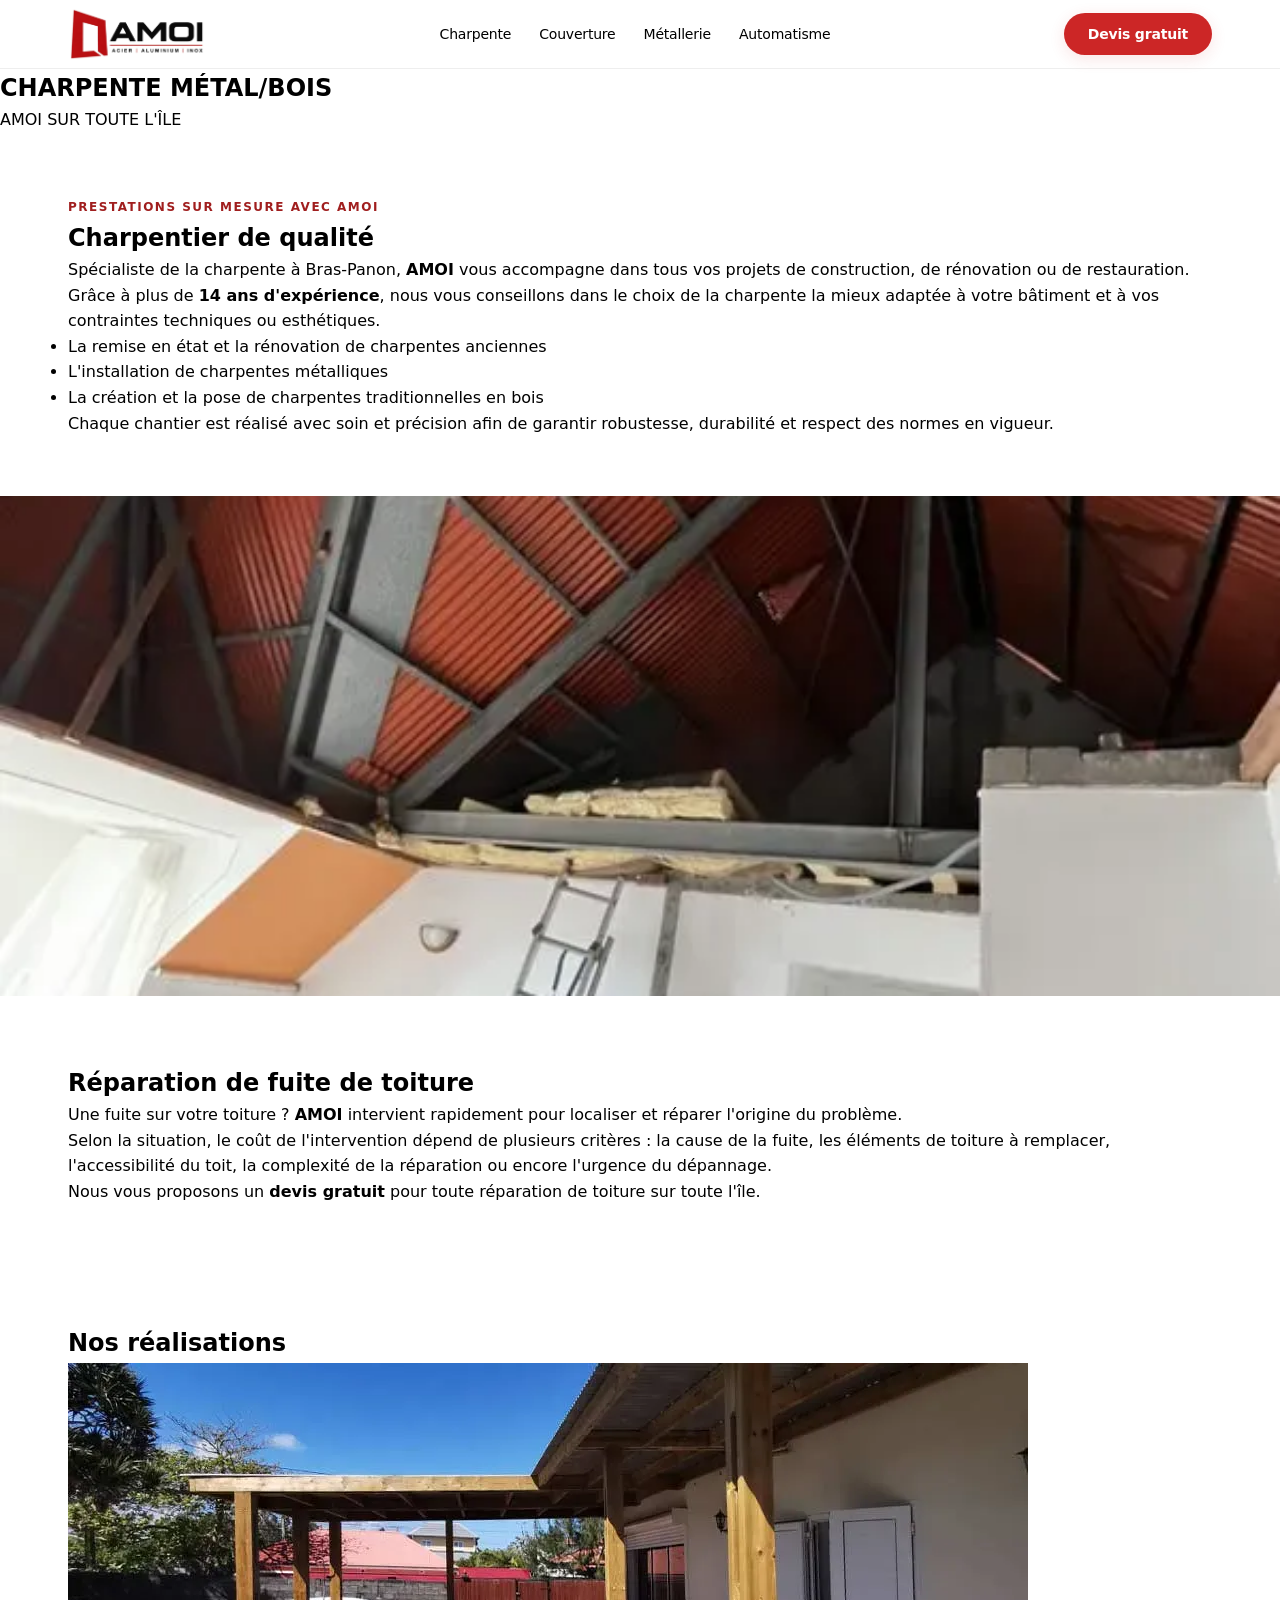
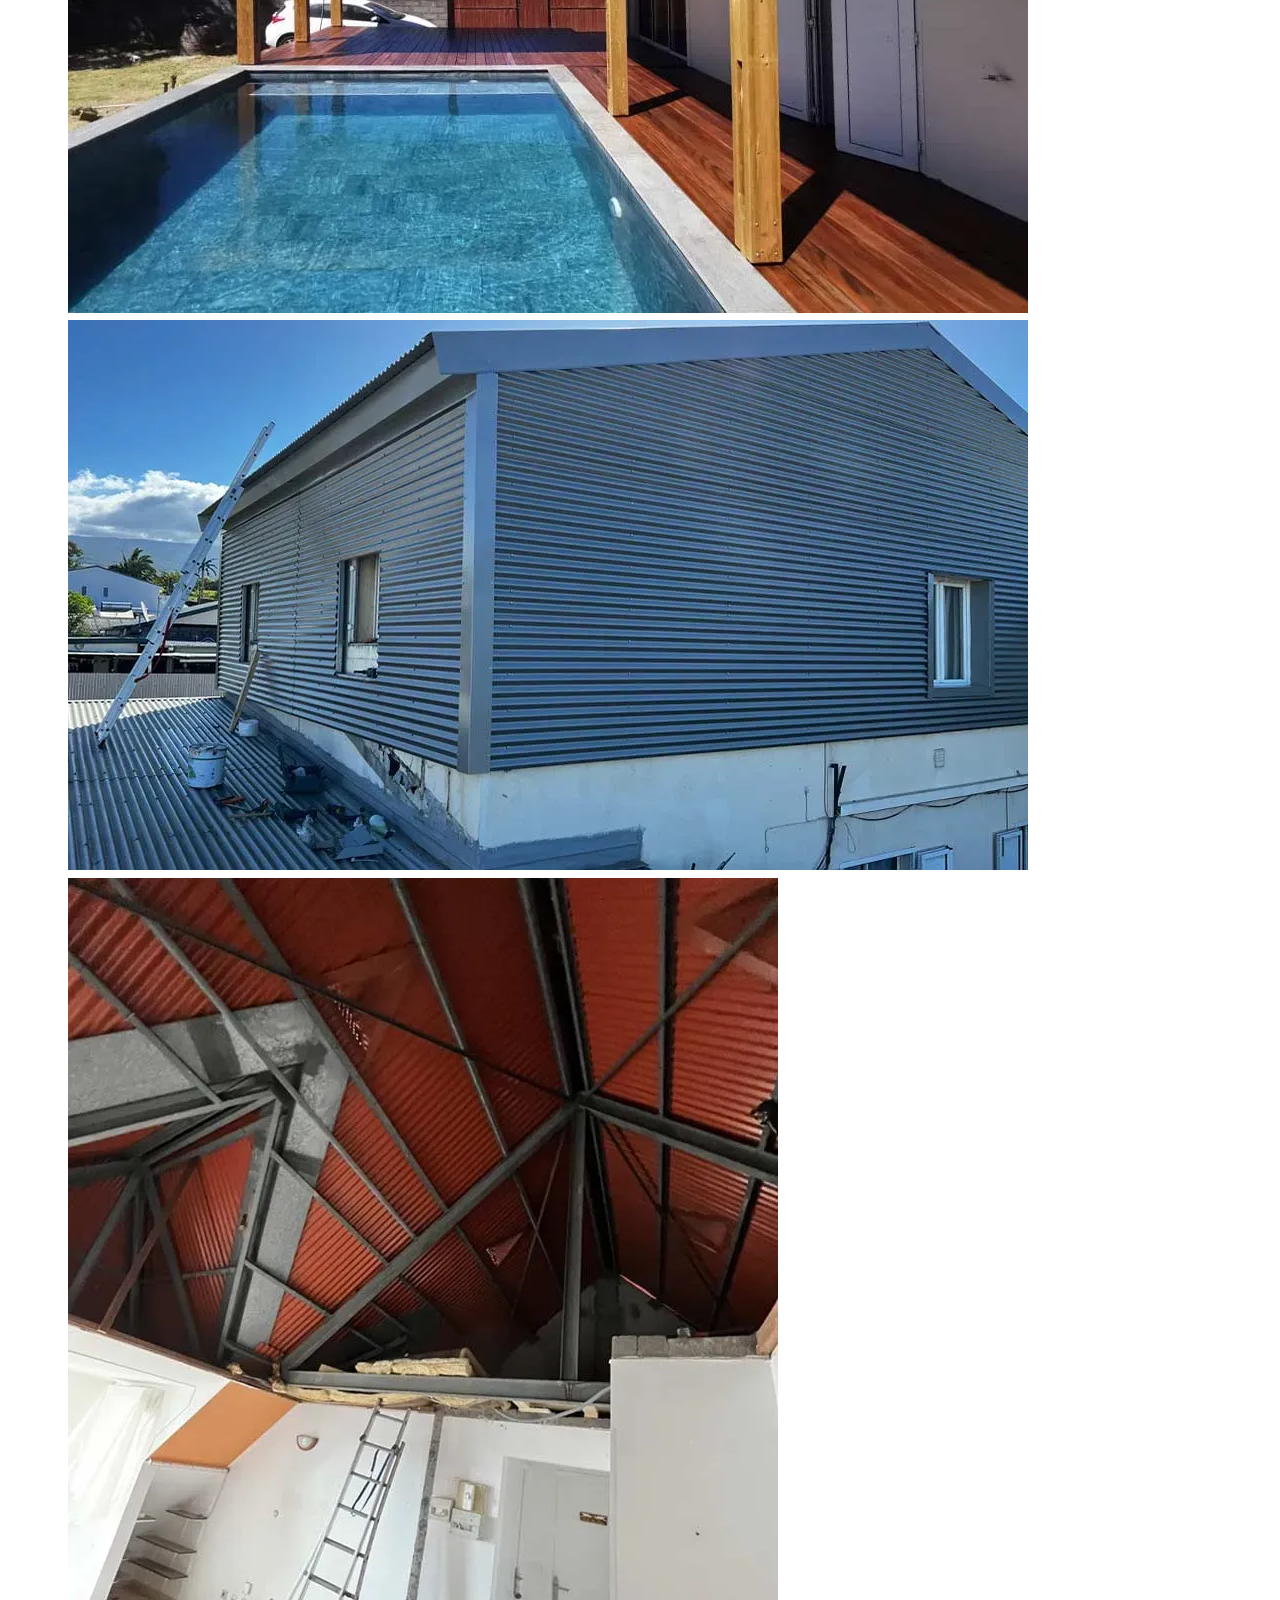
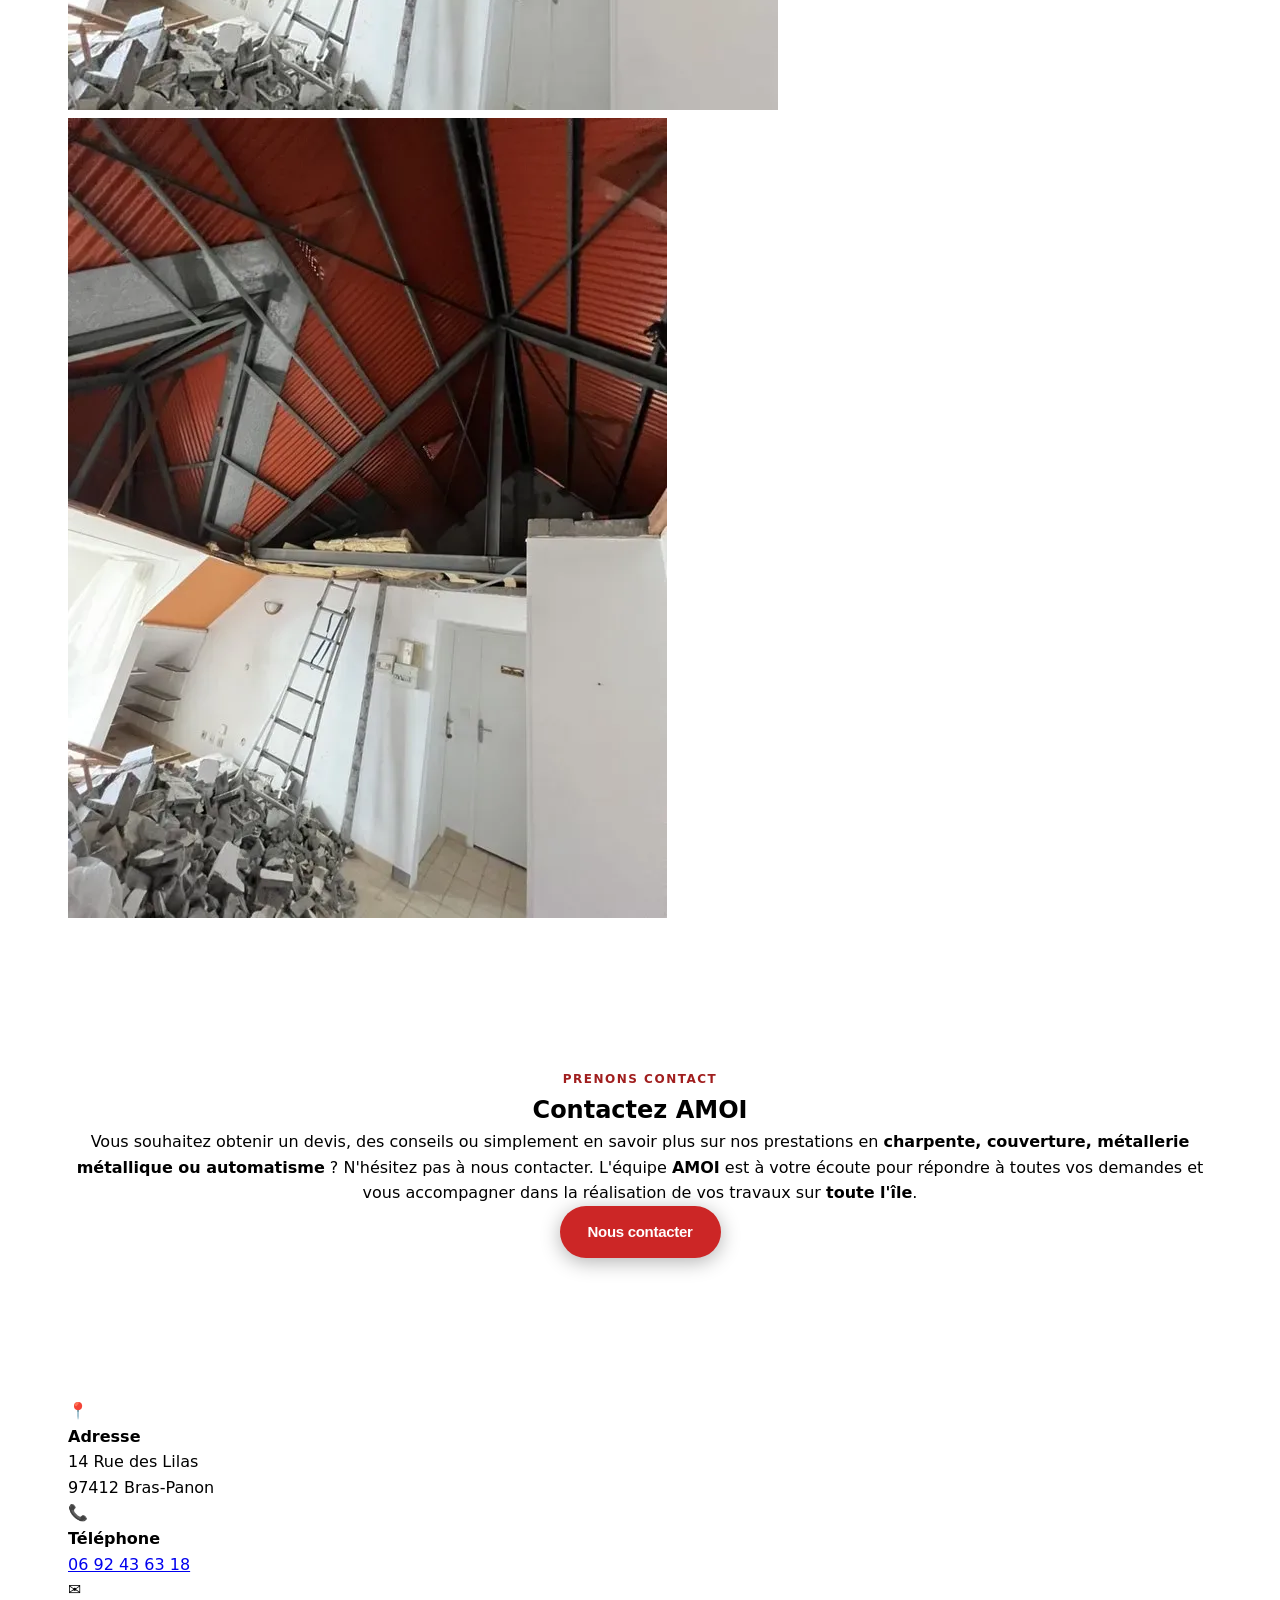
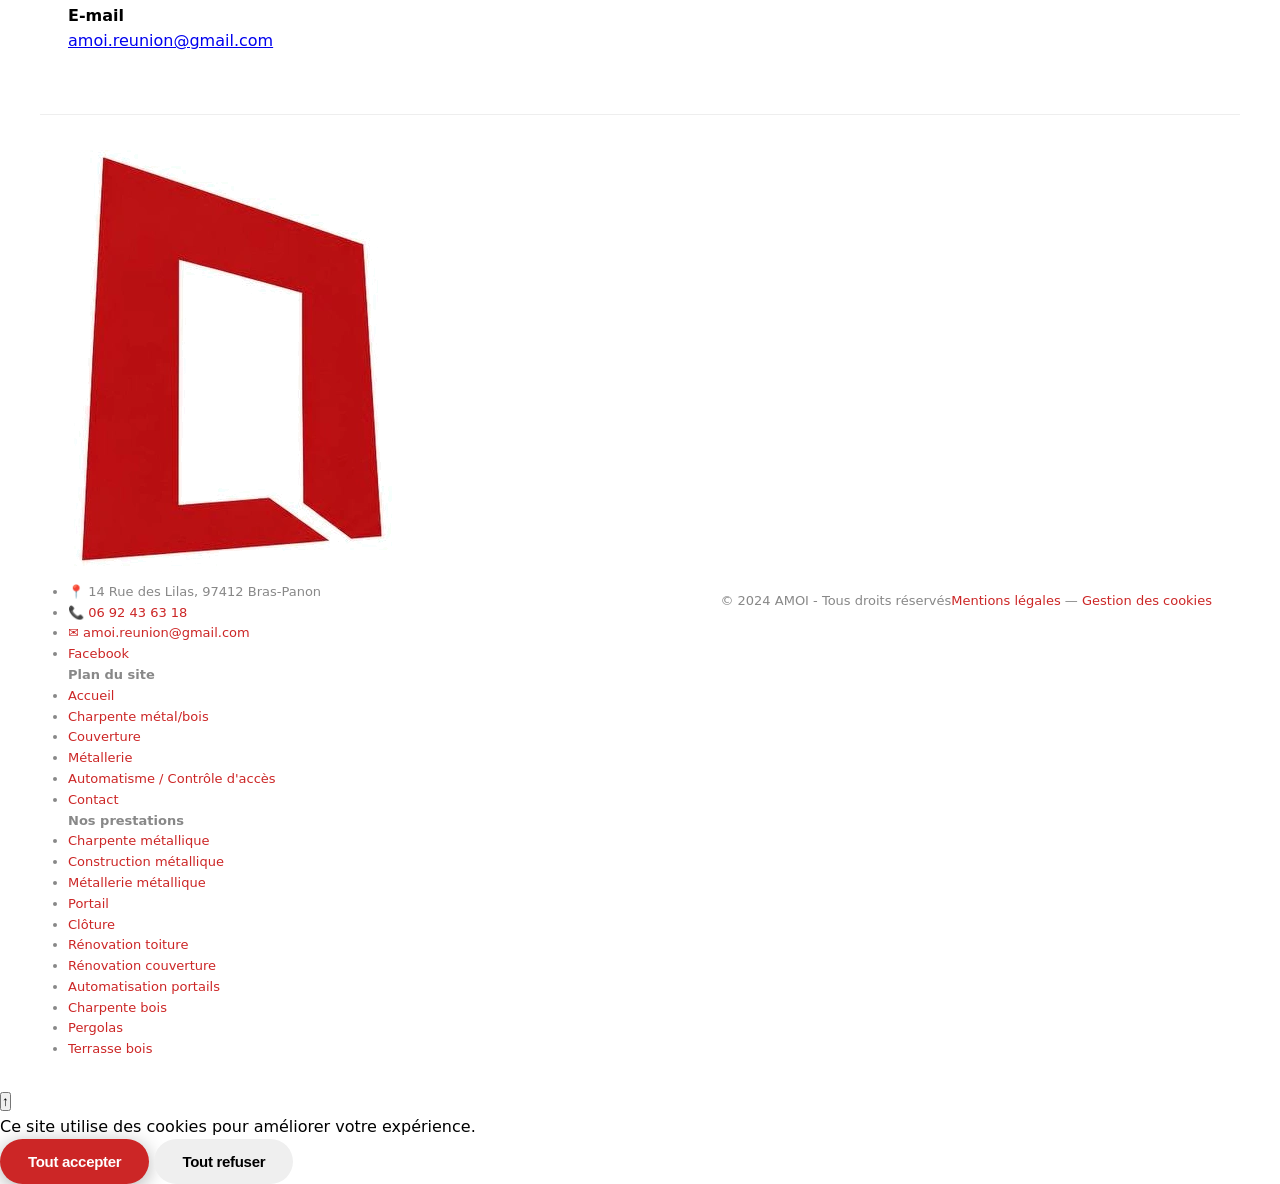
<file: charpente.html>
<!DOCTYPE html>
<html lang="fr">
  <head>
  <meta charset="UTF-8">
  <meta name="viewport" content="width=device-width, initial-scale=1.0">
  <meta name="description" content="AMOI - Charpente métal/bois à La Réunion. Construction et rénovation de charpente, réparation de fuite de toiture. Plus de 14 ans d'expérience. Devis gratuit.">
  <title>Charpente Métal/Bois à La Réunion - AMOI</title>
  <link rel="stylesheet" href="css/style.css">
  <link rel="icon" type="image/webp" href="images/logo.webp">

  <!-- Open Graph -->
  <meta property="og:type" content="website">
  <meta property="og:url" content="https://amoi.re/charpente.html">
  <meta property="og:title" content="Charpente Métal/Bois à La Réunion - AMOI">
  <meta property="og:description" content="AMOI - Charpente métal/bois à La Réunion. Construction et rénovation de charpente, réparation de fuite de toiture. Plus de 14 ans d'expérience. Devis gratuit.">
  <meta property="og:image" content="https://amoi.re/images/logo.webp">
  <meta property="og:image:width" content="1200">
  <meta property="og:image:height" content="630">
  <meta property="og:locale" content="fr_FR">
  <meta property="og:site_name" content="AMOI">
  <!-- Twitter Card -->
  <meta name="twitter:card" content="summary_large_image">
  <meta name="twitter:title" content="Charpente Métal/Bois à La Réunion - AMOI">
  <meta name="twitter:description" content="AMOI - Charpente métal/bois à La Réunion. Construction et rénovation de charpente, réparation de fuite de toiture. Plus de 14 ans d'expérience. Devis gratuit.">
  <meta name="twitter:image" content="https://amoi.re/images/logo.webp">
  <!-- Canonical -->
  <link rel="canonical" href="https://amoi.re/charpente.html">
  <!-- Robots -->
  <meta name="robots" content="index, follow, max-image-preview:large">
  <script type="application/ld+json">
  {"@context":"https://schema.org","@type":"HomeAndConstructionBusiness","name":"AMOI","url":"https://amoi.re/","telephone":"+262692436318","address":{"@type":"PostalAddress","streetAddress":"14 Rue des Lilas","addressLocality":"Bras-Panon","postalCode":"97412","addressRegion":"La Réunion","addressCountry":"FR"},"openingHoursSpecification":[{"@type":"OpeningHoursSpecification","dayOfWeek":["Monday","Tuesday","Wednesday","Thursday","Friday","Saturday"],"opens":"08:00","closes":"18:30"}],"areaServed":{"@type":"State","name":"La Réunion"}}
  </script>


  <style>
    /* === Modern harmonization from accueil === */
    :root {
      --red: #CC2626;
      --red-dark: #A01E1E;
      --red-glow: rgba(204,38,38,0.12);
      --red-ghost: rgba(204,38,38,0.06);
      --heading: #000;
      --body: #555;
      --light: #888;
      --border: #eee;
      --bg: #fff;
    }

    /* Modern Nav - exact from accueil */
    nav {
      position: sticky; top: 0; z-index: 100;
      background: rgba(255,255,255,0.94);
      backdrop-filter: blur(16px);
      border-bottom: 1px solid var(--border);
    }
    .nav-inner {
      max-width: 1200px; margin: 0 auto;
      display: flex; align-items: center; justify-content: space-between;
      padding: 0 28px; height: 68px;
    }
    .nav-logo img { max-height: 55px; height: auto; width: auto; display: block; }
    .nav-links { display: flex; gap: 28px; align-items: center; list-style: none; }
    .nav-links a {
      font-size: 14px; font-weight: 500; color: var(--heading);
      text-decoration: none; letter-spacing: -0.2px; transition: color 0.2s;
      position: relative;
    }
    .nav-links a::after {
      content: ''; position: absolute; bottom: -4px; left: 0;
      width: 0; height: 2px; background: var(--red); transition: width 0.3s;
    }
    .nav-links a:hover { color: var(--red); }
    .nav-links a:hover::after { width: 100%; }
    .nav-cta {
      background: var(--red); color: #fff;
      padding: 10px 24px; border-radius: 40px;
      font-weight: 600; font-size: 14px; letter-spacing: -0.2px;
      text-decoration: none; transition: all 0.25s;
      box-shadow: 0 4px 16px var(--red-glow);
    }
    .nav-cta:hover {
      background: var(--red-dark); transform: translateY(-1px);
      box-shadow: 0 6px 24px rgba(160,30,30,0.25);
    }

    /* Basic modern section + card styles */
    .section {
      max-width: 1200px; margin: 0 auto; padding: 60px 28px;
    }
    .photo-grid {
      display: grid;
      grid-template-columns: repeat(auto-fit, minmax(260px, 1fr));
      gap: 20px;
    }
    .photo-card {
      border-radius: 12px; overflow: hidden;
      border: 1px solid var(--border);
      background: #fff;
      transition: all 0.25s ease;
    }
    .photo-card:hover {
      transform: translateY(-4px);
      box-shadow: 0 10px 30px rgba(0,0,0,0.08);
    }
    .photo-card img {
      width: 100%; height: 200px; object-fit: cover; display: block;
    }
    .photo-card-body { padding: 16px; }
    .photo-card h4 { font-size: 16px; font-weight: 700; margin-bottom: 6px; }
    .photo-card p { font-size: 13px; color: #666; line-height: 1.4; }
  </style>

</head>
<body>

<!-- NAV harmonized with accueil -->
<nav>
  <div class="nav-inner">
    <a href="index.html" class="nav-logo">
      <img src="images/logo-banner.webp" alt="AMOI">
    </a>
    <ul class="nav-links">
      <li><a href="charpente.html">Charpente</a></li>
      <li><a href="couverture.html">Couverture</a></li>
      <li><a href="metallerie.html">Métallerie</a></li>
      <li><a href="automatisme.html">Automatisme</a></li>
    </ul>
    <a href="contact.html" class="nav-cta">Devis gratuit</a>
  </div>
</nav>

<!-- Page Header -->
<section class="page-header">
  <div class="page-header-bg"></div>
  <div class="container">
    <h1>CHARPENTE MÉTAL/BOIS</h1>
    <p class="subtitle">AMOI SUR TOUTE L'ÎLE</p>
  </div>
</section>

<!-- Charpentier de qualité -->
<section class="section">
  <div class="container">
    <span class="section-label">PRESTATIONS SUR MESURE AVEC AMOI</span>
    <h2 class="section-title">Charpentier de qualité</h2>
    <p>Spécialiste de la charpente à Bras-Panon, <strong>AMOI</strong> vous accompagne dans tous vos projets de construction, de rénovation ou de restauration. Grâce à plus de <strong>14 ans d'expérience</strong>, nous vous conseillons dans le choix de la charpente la mieux adaptée à votre bâtiment et à vos contraintes techniques ou esthétiques.</p>
    <ul class="content-list">
      <li>La remise en état et la rénovation de charpentes anciennes</li>
      <li>L'installation de charpentes métalliques</li>
      <li>La création et la pose de charpentes traditionnelles en bois</li>
    </ul>
    <p>Chaque chantier est réalisé avec soin et précision afin de garantir robustesse, durabilité et respect des normes en vigueur.</p>
  </div>
</section>

<!-- Image pleine largeur -->
<div class="section-gray" style="padding:0">
  <img src="images/hero-charpente.webp" alt="Structure mixte métal-bois réalisée par AMOI" style="width:100%;max-height:500px;object-fit:cover;">
</div>

<!-- Réparation de fuite de toiture -->
<section class="section section-gray">
  <div class="container">
    <h2 class="section-title">Réparation de fuite de toiture</h2>
    <p>Une fuite sur votre toiture ? <strong>AMOI</strong> intervient rapidement pour localiser et réparer l'origine du problème.</p>
    <p>Selon la situation, le coût de l'intervention dépend de plusieurs critères : la cause de la fuite, les éléments de toiture à remplacer, l'accessibilité du toit, la complexité de la réparation ou encore l'urgence du dépannage.</p>
    <p>Nous vous proposons un <strong>devis gratuit</strong> pour toute réparation de toiture sur toute l'île.</p>
  </div>
</section>

<!-- Galerie -->
<section class="section">
  <div class="container">
    <h2 class="section-title">Nos réalisations</h2>
    <div class="gallery gallery-4">
      <img src="images/charpente-1.webp" alt="Charpente bois traditionnelle construite par AMOI à La Réunion" loading="lazy">
      <img src="images/charpente-2.webp" alt="Rénovation complète de charpente par AMOI" loading="lazy">
      <img src="images/charpente-3.webp" alt="Charpente métallique industrielle réalisée par AMOI" loading="lazy">
      <img src="images/hero-charpente.webp" alt="Chantier de charpente AMOI en cours à La Réunion" loading="lazy">
    </div>
  </div>
</section>

<!-- CTA Contact -->
<section class="cta-section">
  <div class="container">
    <span class="section-label">Prenons contact</span>
    <h2 class="section-title">Contactez AMOI</h2>
    <p>Vous souhaitez obtenir un devis, des conseils ou simplement en savoir plus sur nos prestations en <strong>charpente, couverture, métallerie métallique ou automatisme</strong> ? N'hésitez pas à nous contacter. L'équipe <strong>AMOI</strong> est à votre écoute pour répondre à toutes vos demandes et vous accompagner dans la réalisation de vos travaux sur <strong>toute l'île</strong>.</p>
    <a href="contact.html" class="btn btn-primary">Nous contacter</a>
  </div>
</section>

<!-- Coordonnées -->
<section class="section section-gray">
  <div class="container">
    <div class="contact-info" style="flex-direction:row;justify-content:center;gap:var(--space-xl);flex-wrap:wrap">
      <div class="contact-info-item">
        <div class="contact-info-icon">📍</div>
        <div class="contact-info-text">
          <h4>Adresse</h4>
          <p>14 Rue des Lilas<br>97412 Bras-Panon</p>
        </div>
      </div>
      <div class="contact-info-item">
        <div class="contact-info-icon">📞</div>
        <div class="contact-info-text">
          <h4>Téléphone</h4>
          <a href="tel:+262****6318">06 92 43 63 18</a>
        </div>
      </div>
      <div class="contact-info-item">
        <div class="contact-info-icon">✉️</div>
        <div class="contact-info-text">
          <h4>E-mail</h4>
          <a href="mailto:amoi.reunion@gmail.com">amoi.reunion@gmail.com</a>
        </div>
      </div>
    </div>
  </div>
</section>

<!-- Footer -->
<footer class="footer">
  <div class="container">
    <div class="footer-grid">
      <div class="footer-col">
        <img src="images/logo.webp" alt="AMOI" class="footer-logo">
        <ul class="footer-contact">
          <li>📍 14 Rue des Lilas, 97412 Bras-Panon</li>
          <li><a href="tel:+262****6318">📞 06 92 43 63 18</a></li>
          <li><a href="mailto:amoi.reunion@gmail.com">✉️ amoi.reunion@gmail.com</a></li>
          <li><a href="https://www.facebook.com/amoireunion/" target="_blank" rel="noopener">Facebook</a></li>
        </ul>
      </div>
      <div class="footer-col">
        <h4>Plan du site</h4>
        <ul>
          <li><a href="index.html">Accueil</a></li>
          <li><a href="charpente.html">Charpente métal/bois</a></li>
          <li><a href="couverture.html">Couverture</a></li>
          <li><a href="metallerie.html">Métallerie</a></li>
          <li><a href="automatisme.html">Automatisme / Contrôle d'accès</a></li>
          <li><a href="contact.html">Contact</a></li>
        </ul>
      </div>
      <div class="footer-col">
        <h4>Nos prestations</h4>
        <ul>
          <li><a href="charpente.html">Charpente métallique</a></li>
          <li><a href="charpente.html">Construction métallique</a></li>
          <li><a href="metallerie.html">Métallerie métallique</a></li>
          <li><a href="automatisme.html">Portail</a></li>
          <li><a href="automatisme.html">Clôture</a></li>
          <li><a href="couverture.html">Rénovation toiture</a></li>
          <li><a href="couverture.html">Rénovation couverture</a></li>
          <li><a href="automatisme.html">Automatisation portails</a></li>
          <li><a href="charpente.html">Charpente bois</a></li>
          <li><a href="metallerie.html">Pergolas</a></li>
          <li><a href="metallerie.html">Terrasse bois</a></li>
        </ul>
      </div>
    </div>
  </div>
  <div class="footer-bottom">
    <div class="container" style="display:flex;justify-content:space-between;align-items:center;flex-wrap:wrap;gap:var(--space-sm)">
      <span>© 2024 AMOI - Tous droits réservés</span>
      <span>
        <a href="#">Mentions légales</a> — 
        <a href="#">Gestion des cookies</a>
      </span>
    </div>
  </div>
</footer>

<!-- Scroll to top -->
<button class="scroll-top" id="scrollTop" aria-label="Retour en haut">↑</button>

<!-- Cookie Banner -->
<div class="cookie-banner" id="cookieBanner">
  <div class="container">
    <p>Ce site utilise des cookies pour améliorer votre expérience.</p>
    <div class="cookie-actions">
      <button class="btn btn-sm btn-primary" onclick="document.getElementById('cookieBanner').style.display='none'">Tout accepter</button>
      <button class="btn btn-sm btn-outline-dark" onclick="document.getElementById('cookieBanner').style.display='none'" style="color:var(--white);border-color:var(--white)">Tout refuser</button>
    </div>
  </div>
</div>

<script>
// Mobile nav toggle
document.getElementById('navToggle').addEventListener('click', function() {
  document.getElementById('navLinks').classList.toggle('open');
});

// Scroll effects
window.addEventListener('scroll', function() {
  var navbar = document.getElementById('navbar');
  var scrollTop = document.getElementById('scrollTop');
  if (window.scrollY > 50) {
    navbar.classList.add('scrolled');
    scrollTop.classList.add('visible');
  } else {
    navbar.classList.remove('scrolled');
    scrollTop.classList.remove('visible');
  }
});

document.getElementById('scrollTop').addEventListener('click', function() {
  window.scrollTo({top:0, behavior:'smooth'});
});

// Cookie banner
if (!localStorage.getItem('cookiesAccepted')) {
  document.getElementById('cookieBanner').style.display = 'block';
}
document.querySelectorAll('#cookieBanner button').forEach(function(btn) {
  btn.addEventListener('click', function() {
    localStorage.setItem('cookiesAccepted', 'true');
  });
});
</script>

</body>
</html>
</file>
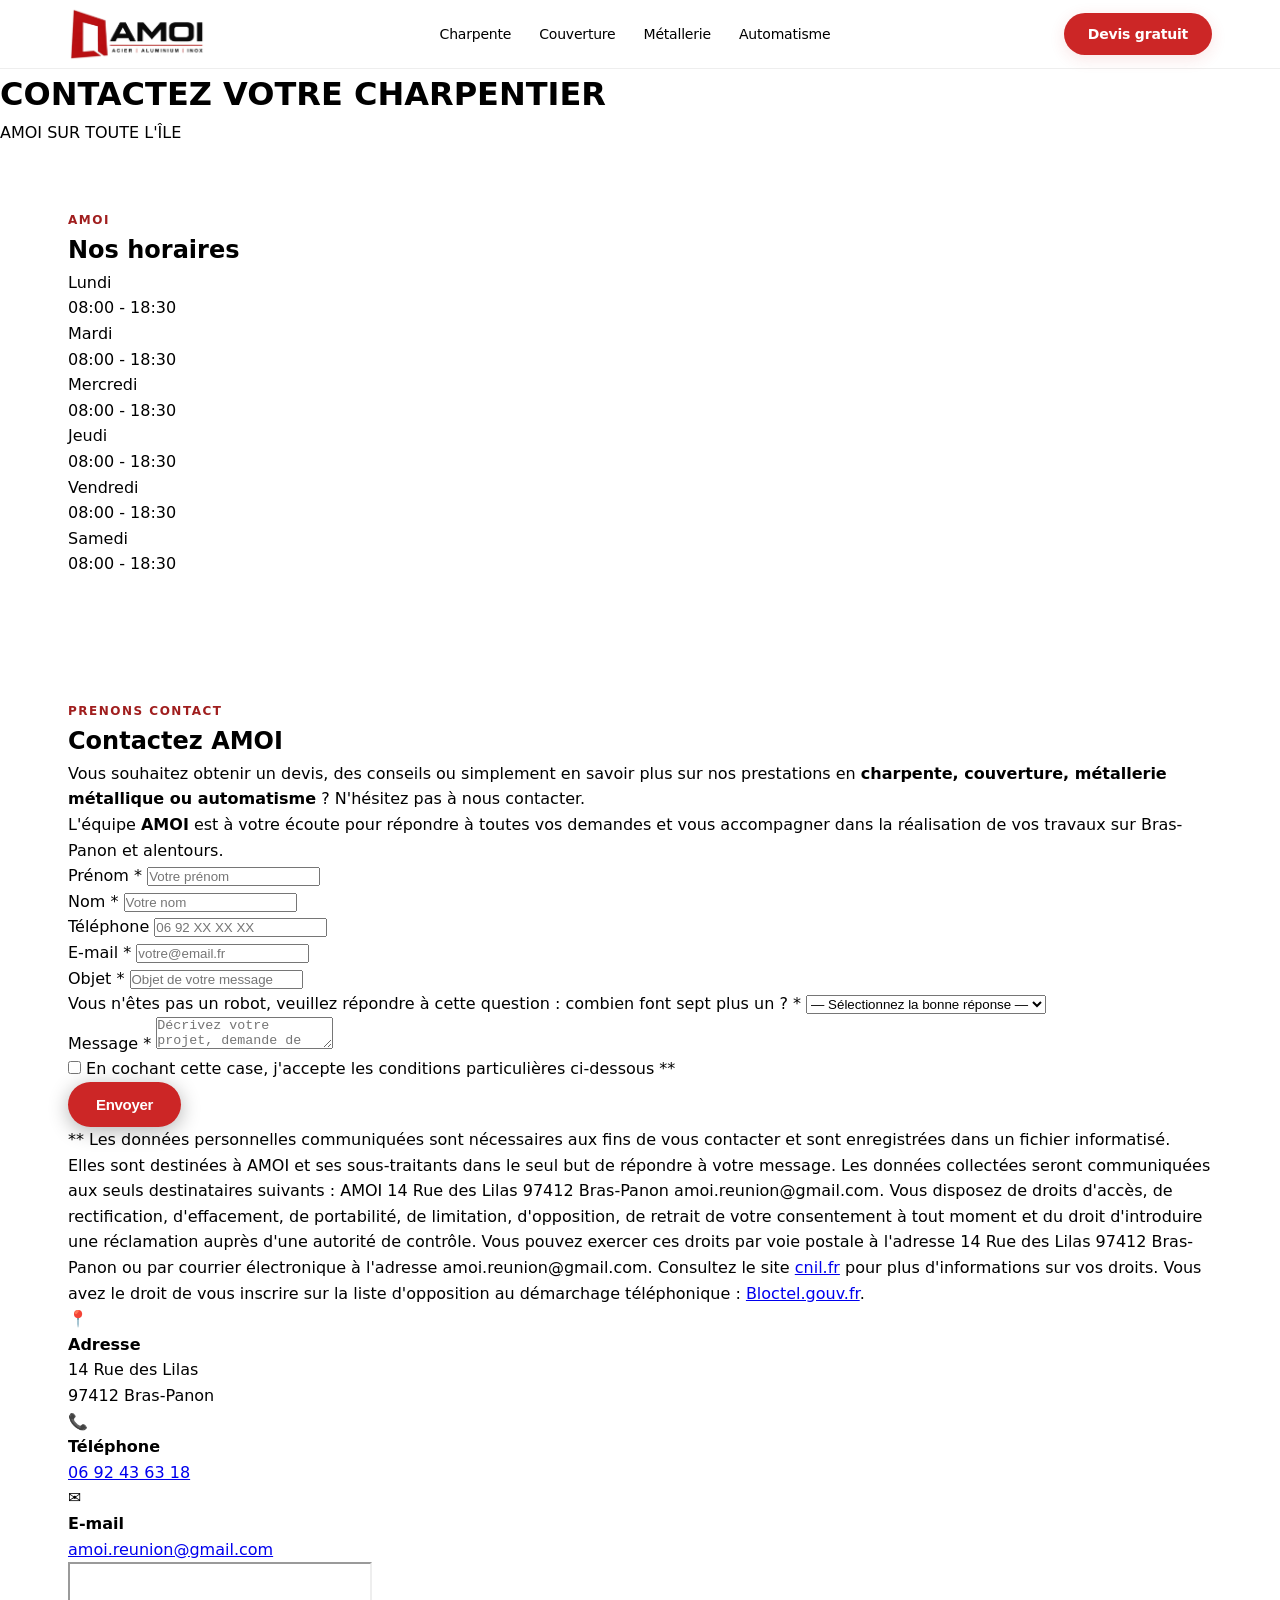
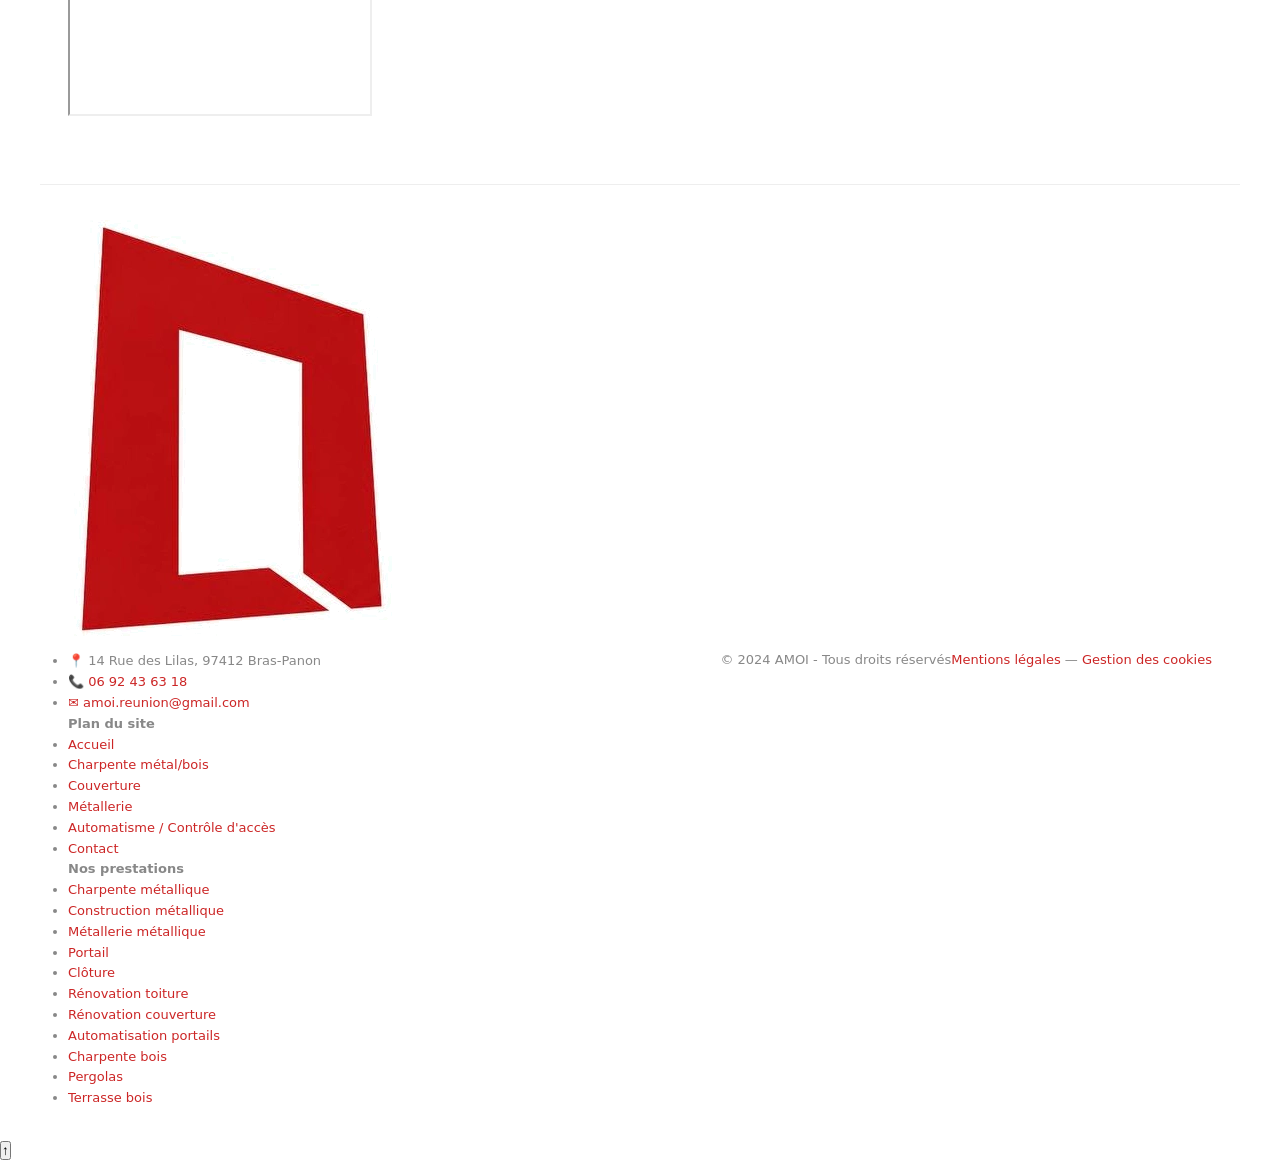
<file: contact.html>
<!DOCTYPE html>
<html lang="fr">
  <head>
  <meta charset="UTF-8">
  <meta name="viewport" content="width=device-width, initial-scale=1.0">
  <meta name="description" content="Contactez AMOI, votre expert en charpente, couverture, métallerie métallique et automatisme à La Réunion. Demandez un devis gratuit.">
  <title>Contactez AMOI - Devis gratuit charpente et métallerie à La Réunion</title>
  <link rel="stylesheet" href="css/style.css">
  <link rel="icon" type="image/webp" href="images/logo.webp">

  <!-- Open Graph -->
  <meta property="og:type" content="website">
  <meta property="og:url" content="https://amoi.re/contact.html">
  <meta property="og:title" content="Contactez AMOI - Devis gratuit charpente et métallerie à La Réunion">
  <meta property="og:description" content="Contactez AMOI, votre expert en charpente, couverture, métallerie métallique et automatisme à La Réunion. Demandez un devis gratuit.">
  <meta property="og:image" content="https://amoi.re/images/logo.webp">
  <meta property="og:image:width" content="1200">
  <meta property="og:image:height" content="630">
  <meta property="og:locale" content="fr_FR">
  <meta property="og:site_name" content="AMOI">
  <!-- Twitter Card -->
  <meta name="twitter:card" content="summary_large_image">
  <meta name="twitter:title" content="Contactez AMOI - Devis gratuit charpente et métallerie à La Réunion">
  <meta name="twitter:description" content="Contactez AMOI, votre expert en charpente, couverture, métallerie métallique et automatisme à La Réunion. Demandez un devis gratuit.">
  <meta name="twitter:image" content="https://amoi.re/images/logo.webp">
  <!-- Canonical -->
  <link rel="canonical" href="https://amoi.re/contact.html">
  <!-- Robots -->
  <meta name="robots" content="index, follow, max-image-preview:large">
  <script type="application/ld+json">
  {"@context":"https://schema.org","@type":"HomeAndConstructionBusiness","name":"AMOI","url":"https://amoi.re/","telephone":"+262692436318","address":{"@type":"PostalAddress","streetAddress":"14 Rue des Lilas","addressLocality":"Bras-Panon","postalCode":"97412","addressRegion":"La Réunion","addressCountry":"FR"},"openingHoursSpecification":[{"@type":"OpeningHoursSpecification","dayOfWeek":["Monday","Tuesday","Wednesday","Thursday","Friday","Saturday"],"opens":"08:00","closes":"18:30"}],"areaServed":{"@type":"State","name":"La Réunion"}}
  </script>


  <style>
    /* === Modern harmonization from accueil === */
    :root {
      --red: #CC2626;
      --red-dark: #A01E1E;
      --red-glow: rgba(204,38,38,0.12);
      --red-ghost: rgba(204,38,38,0.06);
      --heading: #000;
      --body: #555;
      --light: #888;
      --border: #eee;
      --bg: #fff;
    }

    /* Modern Nav - exact from accueil */
    nav {
      position: sticky; top: 0; z-index: 100;
      background: rgba(255,255,255,0.94);
      backdrop-filter: blur(16px);
      border-bottom: 1px solid var(--border);
    }
    .nav-inner {
      max-width: 1200px; margin: 0 auto;
      display: flex; align-items: center; justify-content: space-between;
      padding: 0 28px; height: 68px;
    }
    .nav-logo img { max-height: 55px; height: auto; width: auto; display: block; }
    .nav-links { display: flex; gap: 28px; align-items: center; list-style: none; }
    .nav-links a {
      font-size: 14px; font-weight: 500; color: var(--heading);
      text-decoration: none; letter-spacing: -0.2px; transition: color 0.2s;
      position: relative;
    }
    .nav-links a::after {
      content: ''; position: absolute; bottom: -4px; left: 0;
      width: 0; height: 2px; background: var(--red); transition: width 0.3s;
    }
    .nav-links a:hover { color: var(--red); }
    .nav-links a:hover::after { width: 100%; }
    .nav-cta {
      background: var(--red); color: #fff;
      padding: 10px 24px; border-radius: 40px;
      font-weight: 600; font-size: 14px; letter-spacing: -0.2px;
      text-decoration: none; transition: all 0.25s;
      box-shadow: 0 4px 16px var(--red-glow);
    }
    .nav-cta:hover {
      background: var(--red-dark); transform: translateY(-1px);
      box-shadow: 0 6px 24px rgba(160,30,30,0.25);
    }

    /* Basic modern section + card styles */
    .section {
      max-width: 1200px; margin: 0 auto; padding: 60px 28px;
    }
    .photo-grid {
      display: grid;
      grid-template-columns: repeat(auto-fit, minmax(260px, 1fr));
      gap: 20px;
    }
    .photo-card {
      border-radius: 12px; overflow: hidden;
      border: 1px solid var(--border);
      background: #fff;
      transition: all 0.25s ease;
    }
    .photo-card:hover {
      transform: translateY(-4px);
      box-shadow: 0 10px 30px rgba(0,0,0,0.08);
    }
    .photo-card img {
      width: 100%; height: 200px; object-fit: cover; display: block;
    }
    .photo-card-body { padding: 16px; }
    .photo-card h4 { font-size: 16px; font-weight: 700; margin-bottom: 6px; }
    .photo-card p { font-size: 13px; color: #666; line-height: 1.4; }
  </style>

</head>
<body>

<!-- Navigation -->
<!-- NAV harmonized with accueil -->
<nav>
  <div class="nav-inner">
    <a href="index.html" class="nav-logo">
      <img src="images/logo-banner.webp" alt="AMOI">
    </a>
    <ul class="nav-links">
      <li><a href="charpente.html">Charpente</a></li>
      <li><a href="couverture.html">Couverture</a></li>
      <li><a href="metallerie.html">Métallerie</a></li>
      <li><a href="automatisme.html">Automatisme</a></li>
    </ul>
    <a href="contact.html" class="nav-cta">Devis gratuit</a>
  </div>
</nav>

<!-- Page Header -->
<header class="page-header">
  <div class="page-header-bg"></div>
  <div class="container">
    <h1>CONTACTEZ VOTRE CHARPENTIER</h1>
    <p class="subtitle">AMOI SUR TOUTE L'ÎLE</p>
  </div>
</header>

<!-- Horaires -->
<section class="section section-red">
  <div class="container">
    <span class="section-label">AMOI</span>
    <h2 style="color:var(--white)">Nos horaires</h2>
    <div class="schedule-grid">
      <div class="schedule-day"><div class="day">Lundi</div><div class="hours">08:00 - 18:30</div></div>
      <div class="schedule-day"><div class="day">Mardi</div><div class="hours">08:00 - 18:30</div></div>
      <div class="schedule-day"><div class="day">Mercredi</div><div class="hours">08:00 - 18:30</div></div>
      <div class="schedule-day"><div class="day">Jeudi</div><div class="hours">08:00 - 18:30</div></div>
      <div class="schedule-day"><div class="day">Vendredi</div><div class="hours">08:00 - 18:30</div></div>
      <div class="schedule-day"><div class="day">Samedi</div><div class="hours">08:00 - 18:30</div></div>
    </div>
  </div>
</section>

<!-- Formulaire Contact -->
<section class="section">
  <div class="container">
    <span class="section-label">PRENONS CONTACT</span>
    <h2 class="section-title">Contactez AMOI</h2>
    <p>Vous souhaitez obtenir un devis, des conseils ou simplement en savoir plus sur nos prestations en <strong>charpente, couverture, métallerie métallique ou automatisme</strong> ? N'hésitez pas à nous contacter.</p>
    <p>L'équipe <strong>AMOI</strong> est à votre écoute pour répondre à toutes vos demandes et vous accompagner dans la réalisation de vos travaux sur Bras-Panon et alentours.</p>

    <div class="contact-grid" style="margin-top:var(--space-xl)">
      <!-- Formulaire -->
      <div>
        <!--
        =====================================================
        CONFIGURATION FORMSPREE
        =====================================================
        1. Créez un compte gratuit sur https://formspree.io
        2. Créez un nouveau formulaire
        3. Remplacez "your-form-id" ci-dessous par votre ID
           Ex: action="https://formspree.io/f/xdkrzlqk"
        4. Vérifiez votre email pour activer
        =====================================================
        -->
        <form action="https://formspree.io/f/xojrobje" method="POST">
          <input type="hidden" name="_subject" value="Nouveau message depuis le site AMOI">
          <input type="hidden" name="_language" value="fr">

          <div class="form-row">
            <div class="form-group">
              <label for="prenom">Prénom *</label>
              <input type="text" id="prenom" name="prenom" placeholder="Votre prénom" required>
            </div>
            <div class="form-group">
              <label for="nom">Nom *</label>
              <input type="text" id="nom" name="nom" placeholder="Votre nom" required>
            </div>
          </div>

          <div class="form-group">
            <label for="telephone">Téléphone</label>
            <input type="tel" id="telephone" name="telephone" placeholder="06 92 XX XX XX">
          </div>

          <div class="form-group">
            <label for="email">E-mail *</label>
            <input type="email" id="email" name="email" placeholder="votre@email.fr" required>
          </div>

          <div class="form-group">
            <label for="objet">Objet *</label>
            <input type="text" id="objet" name="objet" placeholder="Objet de votre message" required>
          </div>

          <div class="form-group">
            <label for="antispam">Vous n'êtes pas un robot, veuillez répondre à cette question : combien font sept plus un ? *</label>
            <select id="antispam" name="antispam" required>
              <option value="" disabled selected>— Sélectionnez la bonne réponse —</option>
              <option value="0">0</option><option value="1">1</option><option value="2">2</option>
              <option value="3">3</option><option value="4">4</option><option value="5">5</option>
              <option value="6">6</option><option value="7">7</option><option value="8">8</option>
              <option value="9">9</option><option value="10">10</option>
              <option value="11">11</option><option value="12">12</option>
              <option value="13">13</option><option value="14">14</option>
              <option value="15">15</option>
              <option value="16">16</option><option value="17">17</option>
              <option value="18">18</option>
              <option value="19">19</option><option value="20">20</option>
            </select>
          </div>

          <div class="form-group">
            <label for="message">Message *</label>
            <textarea id="message" name="message" placeholder="Décrivez votre projet, demande de devis..." required></textarea>
          </div>

          <div class="form-check">
            <input type="checkbox" id="acceptation" name="acceptation" required>
            <label for="acceptation">En cochant cette case, j'accepte les conditions particulières ci-dessous **</label>
          </div>

          <button type="submit" class="btn btn-primary">Envoyer</button>

          <p class="legal-notice">
            ** Les données personnelles communiquées sont nécessaires aux fins de vous contacter et sont enregistrées dans un fichier informatisé. Elles sont destinées à AMOI et ses sous-traitants dans le seul but de répondre à votre message. Les données collectées seront communiquées aux seuls destinataires suivants : AMOI 14 Rue des Lilas 97412 Bras-Panon amoi.reunion@gmail.com. Vous disposez de droits d'accès, de rectification, d'effacement, de portabilité, de limitation, d'opposition, de retrait de votre consentement à tout moment et du droit d'introduire une réclamation auprès d'une autorité de contrôle. Vous pouvez exercer ces droits par voie postale à l'adresse 14 Rue des Lilas 97412 Bras-Panon ou par courrier électronique à l'adresse amoi.reunion@gmail.com. Consultez le site <a href="https://www.cnil.fr" target="_blank" rel="noopener">cnil.fr</a> pour plus d'informations sur vos droits. Vous avez le droit de vous inscrire sur la liste d'opposition au démarchage téléphonique : <a href="https://www.bloctel.gouv.fr" target="_blank" rel="noopener">Bloctel.gouv.fr</a>.
          </p>
        </form>
      </div>

      <!-- Infos contact -->
      <div class="contact-info">
        <div class="contact-info-item">
          <div class="contact-info-icon">📍</div>
          <div class="contact-info-text">
            <h4>Adresse</h4>
            <p>14 Rue des Lilas<br>97412 Bras-Panon</p>
          </div>
        </div>
        <div class="contact-info-item">
          <div class="contact-info-icon">📞</div>
          <div class="contact-info-text">
            <h4>Téléphone</h4>
            <a href="tel:+262692436318">06 92 43 63 18</a>
          </div>
        </div>
        <div class="contact-info-item">
          <div class="contact-info-icon">✉️</div>
          <div class="contact-info-text">
            <h4>E-mail</h4>
            <a href="mailto:amoi.reunion@gmail.com">amoi.reunion@gmail.com</a>
          </div>
        </div>

        <div class="map-container">
          <iframe
            src="https://www.openstreetmap.org/export/embed.html?bbox=55.57,-20.98,55.63,-20.92&layer=mapnik&marker=-20.95,55.60"
            title="Carte - AMOI à Bras-Panon"
            allowfullscreen=""
            loading="lazy">
          </iframe>
        </div>
      </div>
    </div>
  </div>
</section>

<!-- Footer -->
<footer class="footer">
  <div class="container">
    <div class="footer-grid">
      <div class="footer-col">
        <img src="images/logo.webp" alt="AMOI" class="footer-logo">
        <ul class="footer-contact">
          <li>📍 14 Rue des Lilas, 97412 Bras-Panon</li>
          <li><a href="tel:+262692436318">📞 06 92 43 63 18</a></li>
          <li><a href="mailto:amoi.reunion@gmail.com">✉️ amoi.reunion@gmail.com</a></li>
        </ul>
      </div>
      <div class="footer-col">
        <h4>Plan du site</h4>
        <ul>
          <li><a href="index.html">Accueil</a></li>
          <li><a href="charpente.html">Charpente métal/bois</a></li>
          <li><a href="couverture.html">Couverture</a></li>
          <li><a href="metallerie.html">Métallerie</a></li>
          <li><a href="automatisme.html">Automatisme / Contrôle d'accès</a></li>
          <li><a href="contact.html">Contact</a></li>
        </ul>
      </div>
      <div class="footer-col">
        <h4>Nos prestations</h4>
        <ul>
          <li><a href="charpente.html">Charpente métallique</a></li>
          <li><a href="charpente.html">Construction métallique</a></li>
          <li><a href="metallerie.html">Métallerie métallique</a></li>
          <li><a href="automatisme.html">Portail</a></li>
          <li><a href="automatisme.html">Clôture</a></li>
          <li><a href="couverture.html">Rénovation toiture</a></li>
          <li><a href="couverture.html">Rénovation couverture</a></li>
          <li><a href="automatisme.html">Automatisation portails</a></li>
          <li><a href="charpente.html">Charpente bois</a></li>
          <li><a href="metallerie.html">Pergolas</a></li>
          <li><a href="metallerie.html">Terrasse bois</a></li>
        </ul>
      </div>
    </div>
  </div>
  <div class="footer-bottom">
    <div class="container" style="display:flex;justify-content:space-between;align-items:center;flex-wrap:wrap;gap:var(--space-sm)">
      <span>© 2024 AMOI - Tous droits réservés</span>
      <span>
        <a href="#">Mentions légales</a> — 
        <a href="#">Gestion des cookies</a>
      </span>
    </div>
  </div>
</footer>

<button class="scroll-top" id="scrollTop" aria-label="Retour en haut">↑</button>

<script>
document.getElementById('navToggle').addEventListener('click', function() {
  document.getElementById('navLinks').classList.toggle('open');
});
window.addEventListener('scroll', function() {
  var navbar = document.getElementById('navbar');
  var scrollTop = document.getElementById('scrollTop');
  if (window.scrollY > 50) {
    navbar.classList.add('scrolled');
    scrollTop.classList.add('visible');
  } else {
    navbar.classList.remove('scrolled');
    scrollTop.classList.remove('visible');
  }
});
document.getElementById('scrollTop').addEventListener('click', function() {
  window.scrollTo({top:0, behavior:'smooth'});
});
</script>

</body>
</html>
</file>
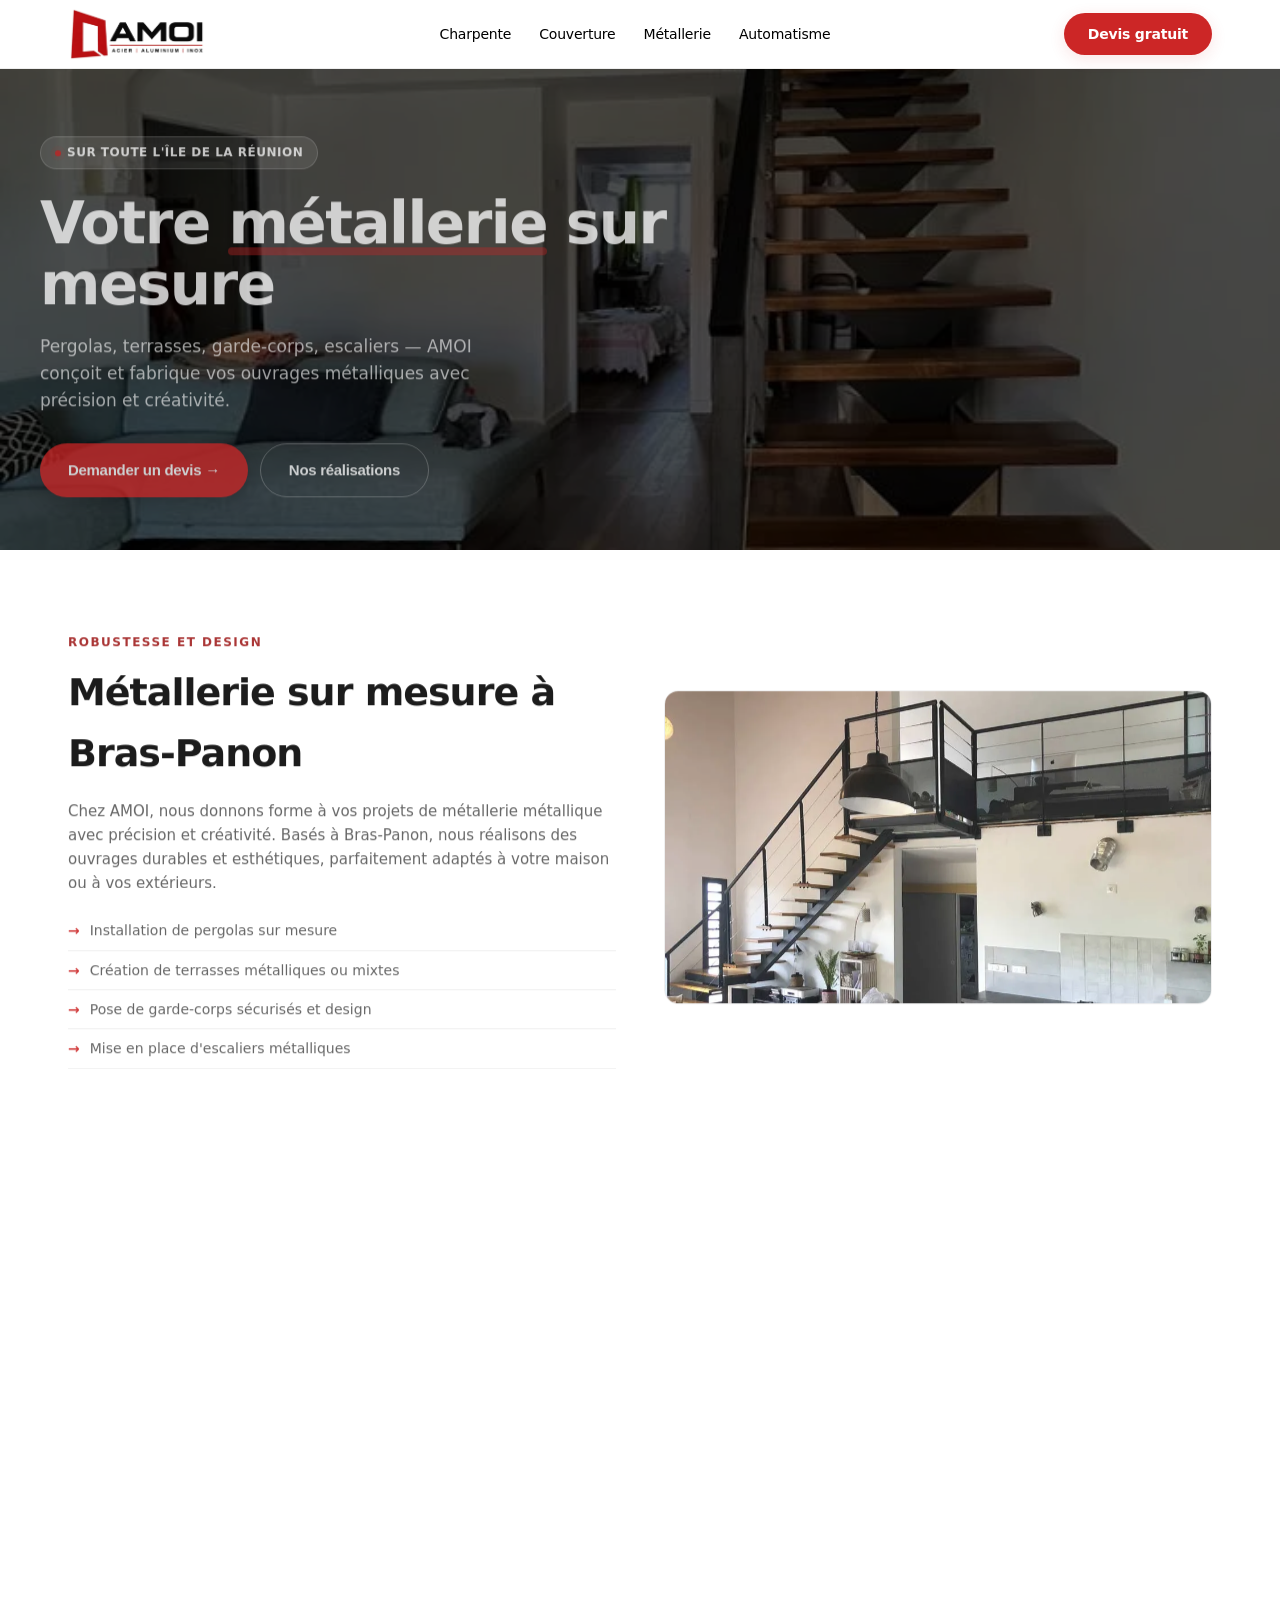
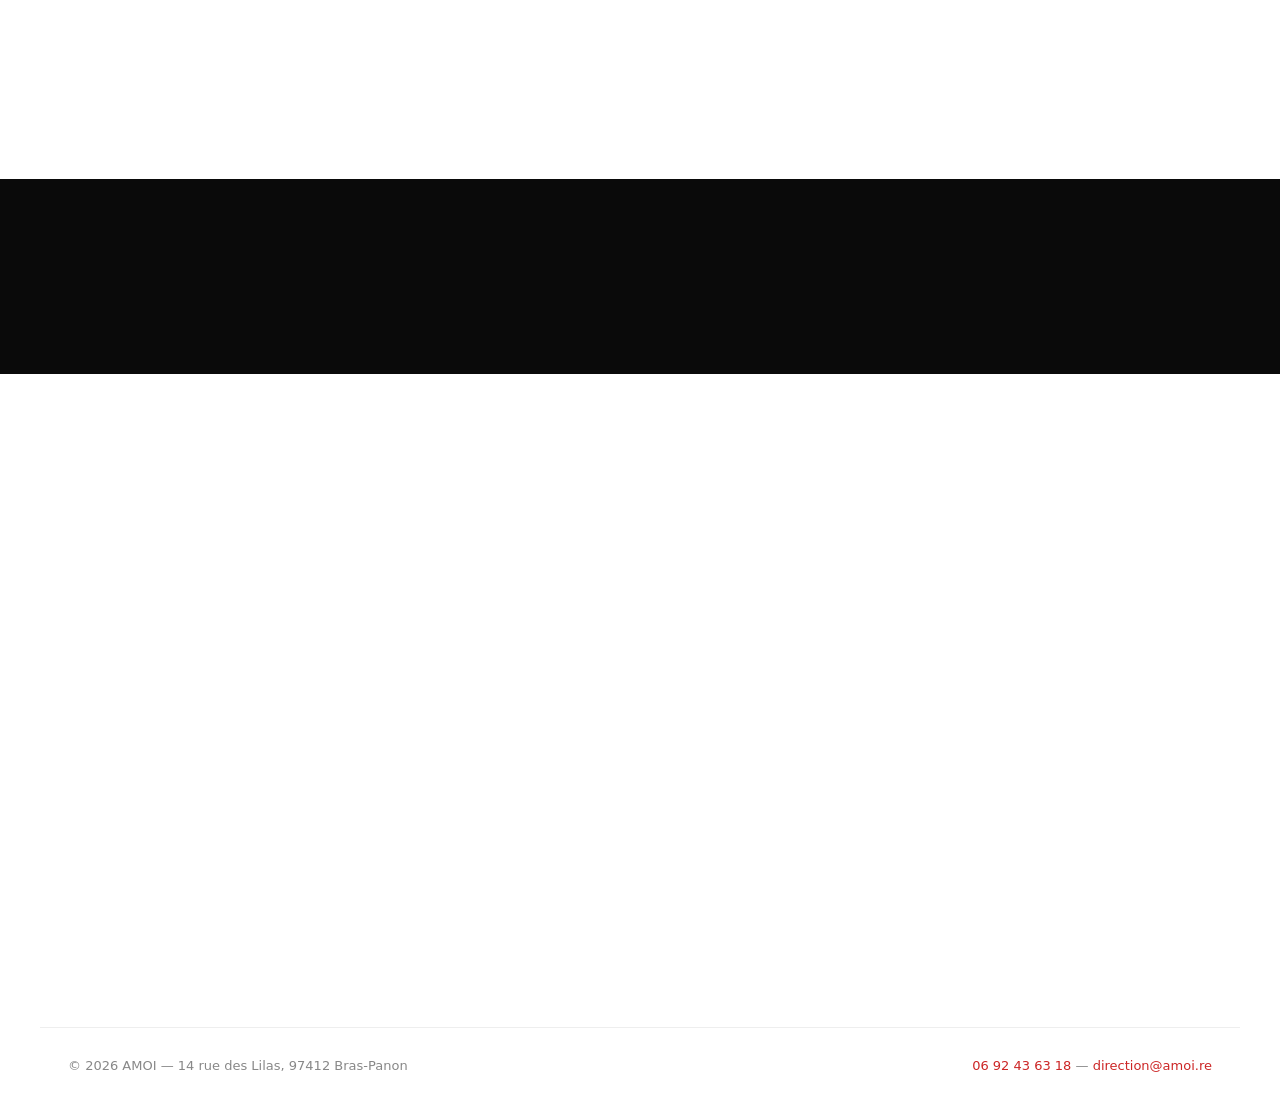
<file: menuiserie.html>
<!DOCTYPE html>
<html lang="fr">
<head>
  <meta charset="UTF-8">
  <meta http-equiv="refresh" content="0; url=metallerie.html">
  <link rel="canonical" href="https://amoi.re/metallerie.html">
  <title>Redirection - AMOI Métallerie</title>
</head>
<body>
  <p>Redirection vers <a href="metallerie.html">Métallerie</a>...</p>
</body>
</html>
</file>
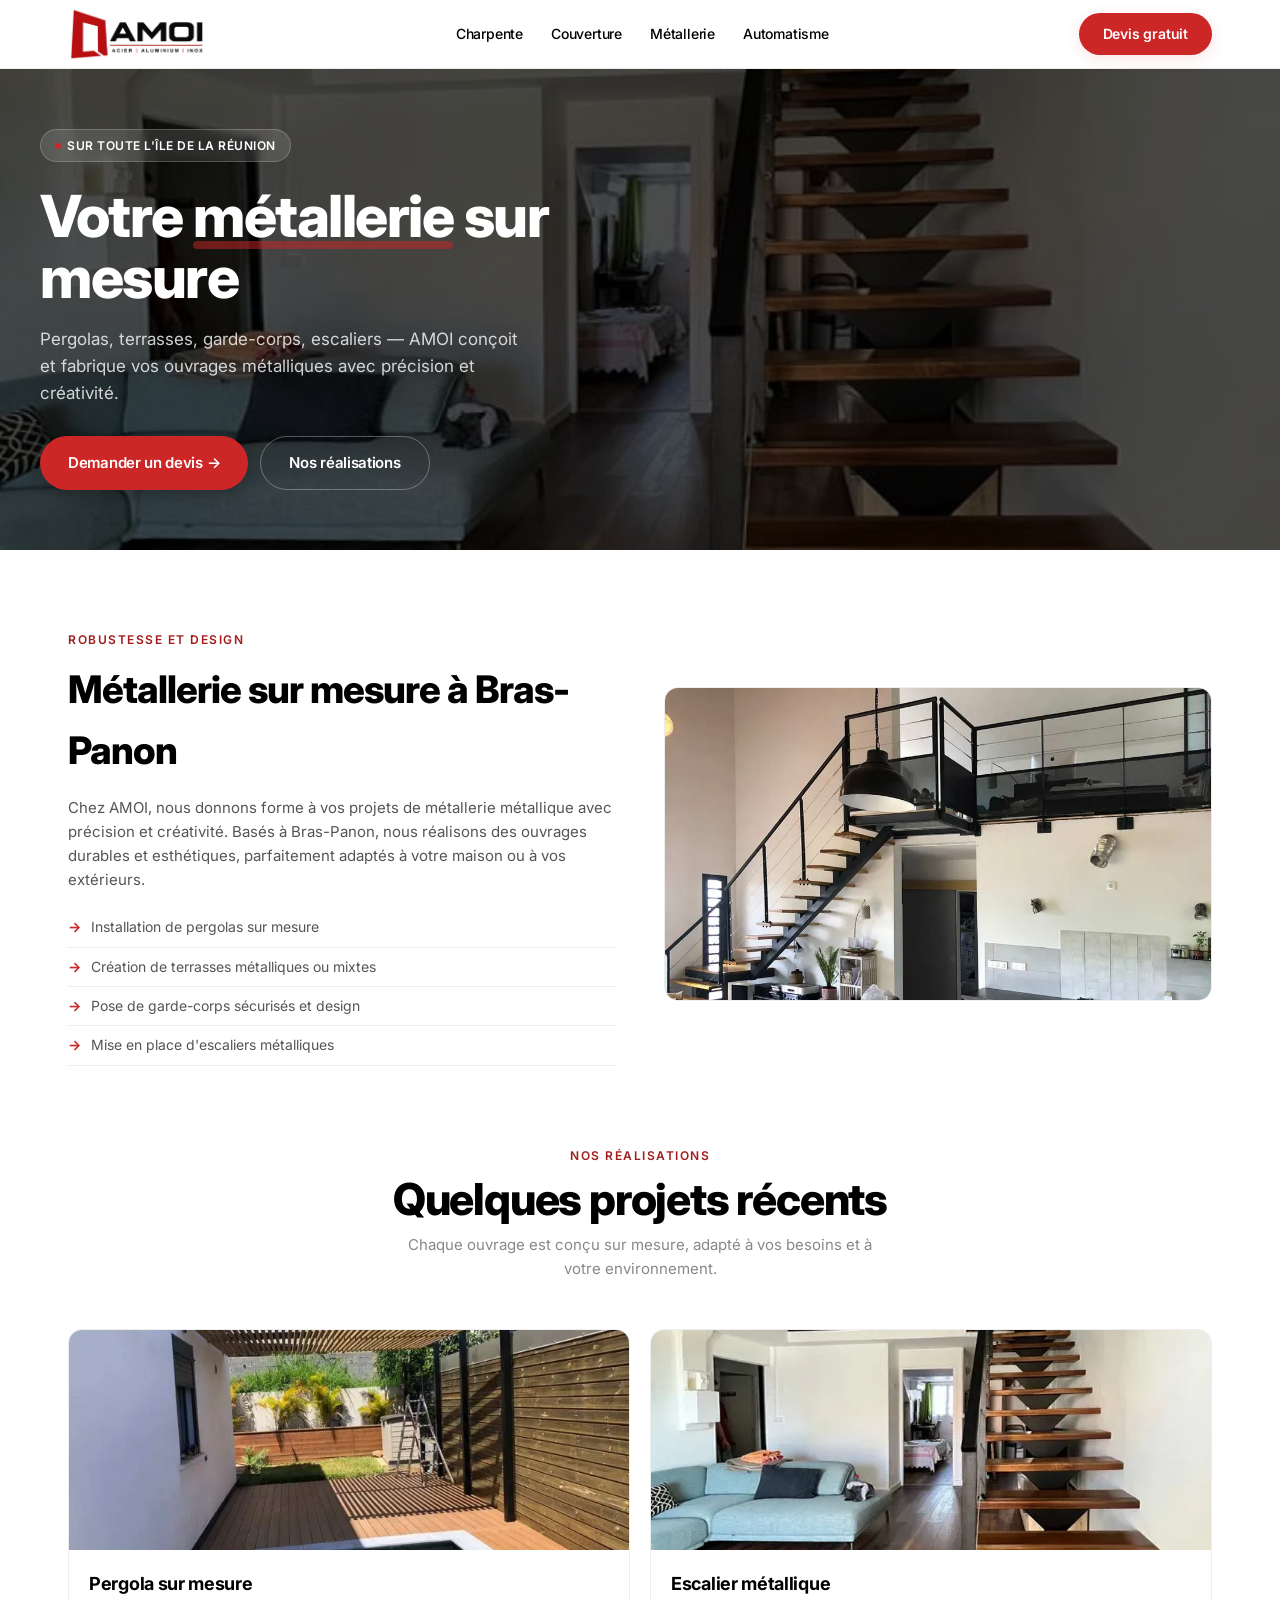
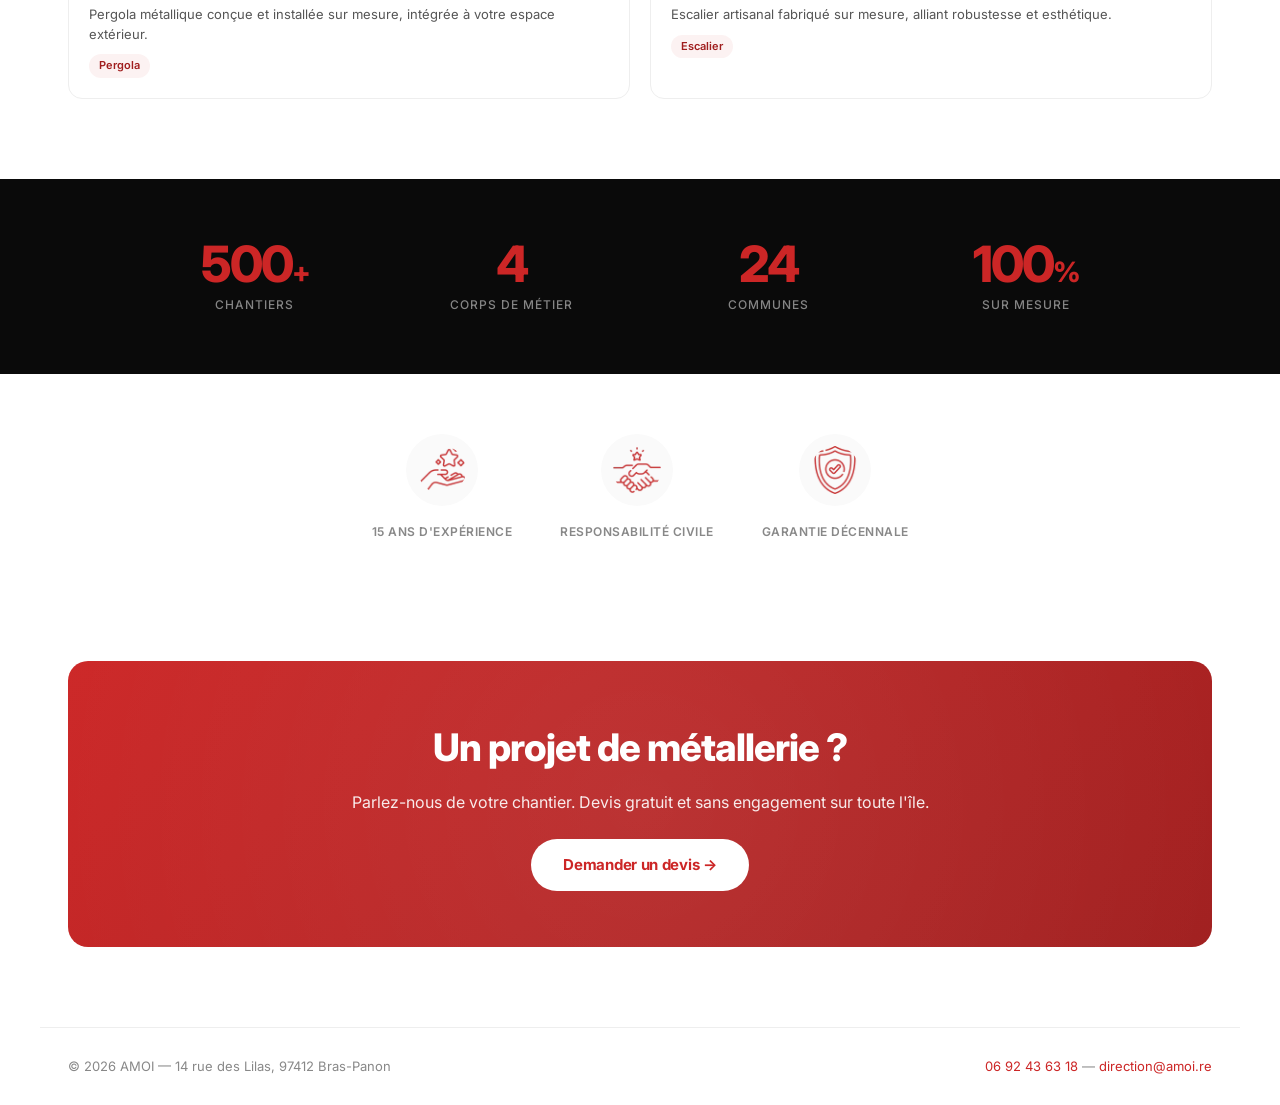
<file: metallerie.html>
<!DOCTYPE html>
<html lang="fr">
<head>
<meta charset="UTF-8">
<meta name="viewport" content="width=device-width, initial-scale=1.0">
<meta name="description" content="AMOI - Métallerie métallique sur mesure à La Réunion. Pergolas, terrasses, garde-corps, portails et escaliers métalliques. Fabrication artisanale. Devis gratuit.">
<title>Métallerie métallique sur mesure à La Réunion - AMOI</title>
<link href="https://fonts.googleapis.com/css2?family=Inter:wght@300;400;500;600;700;800&display=swap" rel="stylesheet">
<link rel="stylesheet" href="css/style.css">
<link rel="icon" type="image/webp" href="images/logo.webp">
<meta property="og:type" content="website">
<meta property="og:url" content="https://amoi.re/metallerie.html">
<meta property="og:title" content="Métallerie métallique sur mesure à La Réunion - AMOI">
<meta property="og:description" content="AMOI - Métallerie métallique sur mesure à La Réunion. Pergolas, terrasses, garde-corps, portails et escaliers métalliques. Fabrication artisanale. Devis gratuit.">
<meta property="og:image" content="https://amoi.re/images/logo.webp">
<meta property="og:image:width" content="1200">
<meta property="og:image:height" content="630">
<meta property="og:locale" content="fr_FR">
<meta property="og:site_name" content="AMOI">
<meta name="twitter:card" content="summary_large_image">
<meta name="twitter:title" content="Métallerie métallique sur mesure à La Réunion - AMOI">
<meta name="twitter:description" content="AMOI - Métallerie métallique sur mesure à La Réunion. Pergolas, terrasses, garde-corps, portails et escaliers métalliques. Fabrication artisanale. Devis gratuit.">
<meta name="twitter:image" content="https://amoi.re/images/logo.webp">
<link rel="canonical" href="https://amoi.re/metallerie.html">
<meta name="robots" content="index, follow, max-image-preview:large">
<script type="application/ld+json">
{"@context":"https://schema.org","@type":"HomeAndConstructionBusiness","name":"AMOI","url":"https://amoi.re/","telephone":"+262692436318","address":{"@type":"PostalAddress","streetAddress":"14 Rue des Lilas","addressLocality":"Bras-Panon","postalCode":"97412","addressRegion":"La Réunion","addressCountry":"FR"},"openingHoursSpecification":[{"@type":"OpeningHoursSpecification","dayOfWeek":["Monday","Tuesday","Wednesday","Thursday","Friday","Saturday"],"opens":"08:00","closes":"18:30"}],"areaServed":{"@type":"State","name":"La Réunion"}}
</script>
<style>
:root {
  --red: #CC2626;
  --red-dark: #A01E1E;
  --red-glow: rgba(204,38,38,0.12);
  --red-ghost: rgba(204,38,38,0.06);
  --heading: #000;
  --body: #555;
  --light: #888;
  --border: #eee;
  --bg: #fff;
  --bg-alt: #fafafa;
}

*, *::before, *::after { box-sizing: border-box; margin: 0; padding: 0; }
html { scroll-behavior: smooth; }
body {
  font-family: 'Inter', system-ui, -apple-system, sans-serif;
  color: var(--heading);
  background: var(--bg);
  -webkit-font-smoothing: antialiased;
  line-height: 1.6;
}

@keyframes fadeUp {
  from { opacity: 0; transform: translateY(30px); }
  to   { opacity: 1; transform: translateY(0); }
}
@keyframes pulse {
  0%, 100% { box-shadow: 0 0 0 0 var(--red-glow); }
  50%       { box-shadow: 0 0 0 12px transparent; }
}

.reveal {
  opacity: 0; transform: translateY(30px);
  transition: opacity 0.6s ease, transform 0.6s ease;
}
.reveal.visible { opacity: 1; transform: translateY(0); }

/* NAV */
nav {
  position: sticky; top: 0; z-index: 100;
  background: rgba(255,255,255,0.94);
  backdrop-filter: blur(16px);
  border-bottom: 1px solid var(--border);
}
.nav-inner {
  max-width: 1200px; margin: 0 auto;
  display: flex; align-items: center; justify-content: space-between;
  padding: 0 28px; height: 68px;
}
.nav-logo { display: flex; align-items: center; text-decoration: none; }
.nav-logo img { max-height: 55px; height: auto; width: auto; display: block; }
.nav-links { display: flex; gap: 28px; align-items: center; list-style: none; }
.nav-links a {
  font-size: 14px; font-weight: 500; color: var(--heading);
  text-decoration: none; letter-spacing: -0.2px; transition: color 0.2s;
  position: relative;
}
.nav-links a::after {
  content: ''; position: absolute; bottom: -4px; left: 0;
  width: 0; height: 2px; background: var(--red); transition: width 0.3s;
}
.nav-links a:hover { color: var(--red); }
.nav-links a:hover::after { width: 100%; }
.nav-cta {
  background: var(--red); color: #fff;
  padding: 10px 24px; border-radius: 40px;
  font-weight: 600; font-size: 14px; letter-spacing: -0.2px;
  text-decoration: none; transition: all 0.25s;
  box-shadow: 0 4px 16px var(--red-glow);
}
.nav-cta:hover {
  background: var(--red-dark); transform: translateY(-1px);
  box-shadow: 0 6px 24px rgba(160,30,30,0.25);
}

/* HERO */
.hero {
  position: relative;
  min-height: 420px;
  display: flex; align-items: center;
  padding: 60px 28px;
  overflow: hidden;
}
.hero-bg {
  position: absolute; inset: 0; z-index: 0;
  background: url('images/métalleries-3.webp') center/cover no-repeat;
  filter: brightness(0.30);
}
.hero-inner {
  max-width: 1200px; margin: 0 auto; width: 100%;
  position: relative; z-index: 1;
  color: #fff;
  animation: fadeUp 0.8s ease;
}
.hero-badge {
  display: inline-flex; align-items: center; gap: 6px;
  padding: 6px 14px;
  background: rgba(255,255,255,0.12);
  border: 1px solid rgba(255,255,255,0.2);
  border-radius: 20px;
  font-size: 12px; font-weight: 600; letter-spacing: 0.5px;
  text-transform: uppercase; margin-bottom: 24px;
  backdrop-filter: blur(4px);
}
.hero-badge::before {
  content: ''; width: 6px; height: 6px;
  background: var(--red); border-radius: 50%;
  animation: pulse 2s infinite;
}
.hero h1 {
  font-size: clamp(34px, 5vw, 58px);
  font-weight: 800; line-height: 1.05;
  letter-spacing: -1.5px; margin-bottom: 18px; max-width: 640px;
}
.hero h1 .accent { color: #fff; position: relative; }
.hero h1 .accent::after {
  content: ''; position: absolute; bottom: 2px; left: 0; right: 0;
  height: 8px; background: rgba(204,38,38,0.5); border-radius: 4px; z-index: -1;
}
.hero p {
  font-size: 17px; font-weight: 400; color: rgba(255,255,255,0.8);
  line-height: 1.6; margin-bottom: 28px; max-width: 480px;
}
.hero-actions { display: flex; gap: 12px; flex-wrap: wrap; }

/* BTN */
.btn {
  display: inline-flex; align-items: center;
  padding: 14px 28px; font-family: 'Inter', sans-serif;
  font-size: 15px; font-weight: 600; border-radius: 40px;
  text-decoration: none; letter-spacing: -0.3px;
  cursor: pointer; transition: all 0.25s; border: none;
}
.btn-primary {
  background: var(--red); color: #fff;
  box-shadow: 0 4px 20px rgba(0,0,0,0.3);
}
.btn-primary:hover {
  background: var(--red-dark); transform: translateY(-2px);
  box-shadow: 0 8px 30px rgba(0,0,0,0.4);
}
.btn-ghost {
  background: transparent; color: #fff;
  border: 1.5px solid rgba(255,255,255,0.3);
}
.btn-ghost:hover { background: rgba(255,255,255,0.1); border-color: #fff; }

/* SECTION */
.section {
  max-width: 1200px; margin: 0 auto; padding: 80px 28px;
}
.section-header { text-align: center; margin-bottom: 48px; }
.section-label {
  font-size: 12px; font-weight: 600; color: var(--red-dark);
  text-transform: uppercase; letter-spacing: 1.5px; margin-bottom: 10px;
  display: block;
}
.section-header h2 {
  font-size: clamp(30px, 4vw, 44px);
  font-weight: 800; letter-spacing: -1.2px; line-height: 1.1;
}
.section-header p {
font-size: 15px; color: var(--light); max-width: 500px;
  margin: 10px auto 0;
}

/* PHOTO CARDS */
.photo-grid {
  display: grid;
  grid-template-columns: repeat(auto-fit, minmax(280px, 1fr));
  gap: 20px;
}
.photo-card {
  position: relative;
  border-radius: 14px; overflow: hidden;
  background: var(--bg);
  border: 1px solid var(--border);
  transition: all 0.3s cubic-bezier(0.25, 0.46, 0.45, 0.94);
  text-decoration: none; color: inherit;
  display: block;
}
.photo-card:hover {
  transform: translateY(-6px);
  box-shadow: 0 20px 50px rgba(0,0,0,0.12);
  border-color: rgba(204,38,38,0.2);
}
.photo-card-img {
  width: 100%; height: 220px;
  object-fit: cover; display: block;
  transition: transform 0.4s ease;
}
.photo-card:hover .photo-card-img { transform: scale(1.04); }
.photo-card-body { padding: 20px; }
.photo-card h4 {
  font-size: 18px; font-weight: 700;
  letter-spacing: -0.3px; margin-bottom: 6px;
}
.photo-card p { font-size: 13px; color: var(--body); line-height: 1.5; }
.photo-card .tag {
  display: inline-block;
  padding: 3px 10px; margin-top: 10px;
  background: var(--red-ghost); color: var(--red-dark);
  border-radius: 12px; font-size: 11px; font-weight: 600;
}

/* CONTENT GRID (texte + image) */
.content-grid {
  display: grid;
  grid-template-columns: 1fr 1fr;
  gap: 48px;
  align-items: center;
}
.content-grid img {
  width: 100%; border-radius: 14px;
  border: 1px solid var(--border);
}
.content-grid ul {
  list-style: none; margin-top: 16px;
}
.content-grid ul li {
  padding: 8px 0;
  border-bottom: 1px solid var(--border);
  font-size: 14px; color: var(--body);
  display: flex; align-items: center; gap: 10px;
}
.content-grid ul li::before {
  content: '→'; color: var(--red); font-weight: 700;
}

/* BANNER NOIRE */
.banner {
  background: #0a0a0a; color: #fff; padding: 60px 28px;
}
.banner-inner {
  max-width: 1000px; margin: 0 auto;
  display: grid;
  grid-template-columns: repeat(auto-fit, minmax(140px, 1fr));
  gap: 28px; text-align: center;
}
.banner-stat .num {
  font-size: clamp(36px, 5vw, 50px);
  font-weight: 800; letter-spacing: -2px;
  color: var(--red); display: block; line-height: 1;
}
.banner-stat .num span { font-size: 28px; }
.banner-stat .lab {
  font-size: 12px; font-weight: 500;
  color: rgba(255,255,255,0.5);
  text-transform: uppercase; letter-spacing: 1px;
  margin-top: 6px; display: block;
}

/* BADGES */
.badges-row {
  display: flex; justify-content: center; gap: 48px;
  flex-wrap: wrap; margin-top: 0;
}
.badge-item { text-align: center; }
.badge-item img {
  width: 72px; height: 72px; border-radius: 50%;
  background: var(--bg-alt); padding: 12px;
  transition: transform 0.2s;
}
.badge-item img:hover { transform: scale(1.1); }
.badge-item span {
  display: block; margin-top: 8px;
  font-size: 12px; font-weight: 600; color: var(--light);
  text-transform: uppercase; letter-spacing: 0.5px;
}

/* CTA */
.cta-section {
  max-width: 1200px; margin: 0 auto; padding: 80px 28px; text-align: center;
}
.cta-box {
  background: linear-gradient(135deg, var(--red), var(--red-dark));
  border-radius: 20px; padding: 56px 32px; color: #fff;
  position: relative; overflow: hidden;
}
.cta-box::before {
  content: ''; position: absolute; top: -50%; left: -50%;
  width: 200%; height: 200%;
  background: radial-gradient(circle, rgba(255,255,255,0.08) 0%, transparent 60%);
}
.cta-box h2 {
  font-size: clamp(26px, 3.5vw, 38px);
  font-weight: 800; letter-spacing: -1px; margin-bottom: 12px;
  position: relative;
}
.cta-box p {
  font-size: 16px; opacity: 0.9; margin-bottom: 24px; position: relative;
}
.btn-white {
  background: #fff; color: var(--red);
  padding: 14px 32px; border-radius: 40px;
  font-weight: 700; font-size: 15px;
  font-family: 'Inter', sans-serif;
  text-decoration: none; letter-spacing: -0.3px;
  display: inline-flex; align-items: center; gap: 8px;
  transition: all 0.25s; position: relative;
}
.btn-white:hover { transform: translateY(-2px); box-shadow: 0 8px 30px rgba(0,0,0,0.2); }

/* FOOTER */
footer {
  max-width: 1200px; margin: 0 auto;
padding: 28px; border-top: 1px solid var(--border);
  display: flex; justify-content: space-between; align-items: center;
  flex-wrap: wrap; gap: 12px;
  font-size: 13px; color: var(--light);
}
footer a { color: var(--red); text-decoration: none; }

/* RESPONSIVE */
@media (max-width: 768px) {
  .nav-links { display: none; }
  .hero { min-height: 320px; padding: 48px 20px; }
  .hero h1 { font-size: 30px; letter-spacing: -0.8px; }
  .photo-grid { grid-template-columns: 1fr; }
  .content-grid { grid-template-columns: 1fr; }
  .section { padding: 48px 20px; }
  footer { flex-direction: column; text-align: center; }
}
</style>
</head>
<body>

<!-- NAV -->
<nav>
  <div class="nav-inner">
    <a href="index.html" class="nav-logo">
      <img src="images/logo-banner.webp" alt="AMOI">
    </a>
    <ul class="nav-links">
      <li><a href="charpente.html">Charpente</a></li>
      <li><a href="couverture.html">Couverture</a></li>
      <li><a href="metallerie.html">Métallerie</a></li>
      <li><a href="automatisme.html">Automatisme</a></li>
    </ul>
    <a href="contact.html" class="nav-cta">Devis gratuit</a>
  </div>
</nav>

<!-- HERO -->
<header class="hero">
  <div class="hero-bg"></div>
  <div class="hero-inner">
    <div class="hero-badge">Sur toute l'île de La Réunion</div>
    <h1>Votre <span class="accent">métallerie</span> sur mesure</h1>
    <p>Pergolas, terrasses, garde-corps, escaliers — AMOI conçoit et fabrique vos ouvrages métalliques avec précision et créativité.</p>
    <div class="hero-actions">
      <a href="contact.html" class="btn btn-primary">Demander un devis →</a>
      <a href="#realisations" class="btn btn-ghost">Nos réalisations</a>
    </div>
  </div>
</header>

<!-- PRÉSENTATION -->
<section class="section">
  <div class="content-grid reveal">
    <div>
      <span class="section-label">Robustesse et design</span>
      <h2 style="font-size:clamp(26px,3.5vw,38px);font-weight:800;letter-spacing:-1px;margin-bottom:16px;">Métallerie sur mesure à Bras-Panon</h2>
      <p style="font-size:15px;color:var(--body);margin-bottom:16px;">Chez AMOI, nous donnons forme à vos projets de métallerie métallique avec précision et créativité. Basés à Bras-Panon, nous réalisons des ouvrages durables et esthétiques, parfaitement adaptés à votre maison ou à vos extérieurs.</p>
      <ul>
        <li>Installation de pergolas sur mesure</li>
        <li>Création de terrasses métalliques ou mixtes</li>
        <li>Pose de garde-corps sécurisés et design</li>
        <li>Mise en place d'escaliers métalliques</li>
      </ul>
    </div>
    <div>
      <img src="images/métalleries-1.webp" alt="Garde-corps métallique sur mesure fabriqué par AMOI">
    </div>
  </div>
</section>

<!-- RÉALISATIONS -->
<section class="section" id="realisations" style="padding-top:0;">
  <div class="section-header reveal">
    <span class="section-label">Nos réalisations</span>
    <h2>Quelques projets récents</h2>
    <p>Chaque ouvrage est conçu sur mesure, adapté à vos besoins et à votre environnement.</p>
  </div>
  <div class="photo-grid">
    <div class="photo-card reveal">
      <img src="images/pergolas.webp" alt="Pergola métallique AMOI" class="photo-card-img" loading="lazy">
      <div class="photo-card-body">
        <h4>Pergola sur mesure</h4>
        <p>Pergola métallique conçue et installée sur mesure, intégrée à votre espace extérieur.</p>
        <span class="tag">Pergola</span>
      </div>
    </div>
    <div class="photo-card reveal">
      <img src="images/métalleries-3.webp" alt="Escalier métallique AMOI" class="photo-card-img" loading="lazy">
      <div class="photo-card-body">
        <h4>Escalier métallique</h4>
        <p>Escalier artisanal fabriqué sur mesure, alliant robustesse et esthétique.</p>
        <span class="tag">Escalier</span>
      </div>
    </div>
  </div>
</section>

<!-- BANNER STATS -->
<section class="banner">
  <div class="banner-inner reveal">
    <div class="banner-stat"><span class="num">500<span>+</span></span><span class="lab">Chantiers</span></div>
<div class="banner-stat"><span class="num">4</span><span class="lab">Corps de métier</span></div>
    <div class="banner-stat"><span class="num">24</span><span class="lab">Communes</span></div>
    <div class="banner-stat"><span class="num">100<span>%</span></span><span class="lab">Sur mesure</span></div>
  </div>
</section>

<!-- BADGES -->
<section class="section" style="padding-top:60px;padding-bottom:40px;">
  <div class="badges-row reveal">
    <div class="badge-item">
      <img src="images/badge-experience.webp" alt="15 ans d'expérience" loading="lazy">
      <span>15 ans d'expérience</span>
    </div>
    <div class="badge-item">
      <img src="images/badge-rc-pro.webp" alt="Responsabilité civile" loading="lazy">
      <span>Responsabilité civile</span>
    </div>
    <div class="badge-item">
      <img src="images/badge-garantie.webp" alt="Garantie décennale" loading="lazy">
      <span>Garantie décennale</span>
    </div>
  </div>
</section>

<!-- CTA -->
<section class="cta-section reveal">
  <div class="cta-box">
    <h2>Un projet de métallerie ?</h2>
    <p>Parlez-nous de votre chantier. Devis gratuit et sans engagement sur toute l'île.</p>
    <a href="contact.html" class="btn-white">Demander un devis →</a>
  </div>
</section>

<!-- FOOTER -->
<footer>
  <span>© 2026 AMOI — 14 rue des Lilas, 97412 Bras-Panon</span>
  <span><a href="tel:+262692436318">06 92 43 63 18</a> — <a href="mailto:direction@amoi.re">direction@amoi.re</a></span>
</footer>

<script>
const observer = new IntersectionObserver((entries) => {
  entries.forEach(entry => { if (entry.isIntersecting) entry.target.classList.add('visible'); });
}, { threshold: 0.1 });
document.querySelectorAll('.reveal').forEach(el => observer.observe(el));
</script>

</body>
</html>
</file>
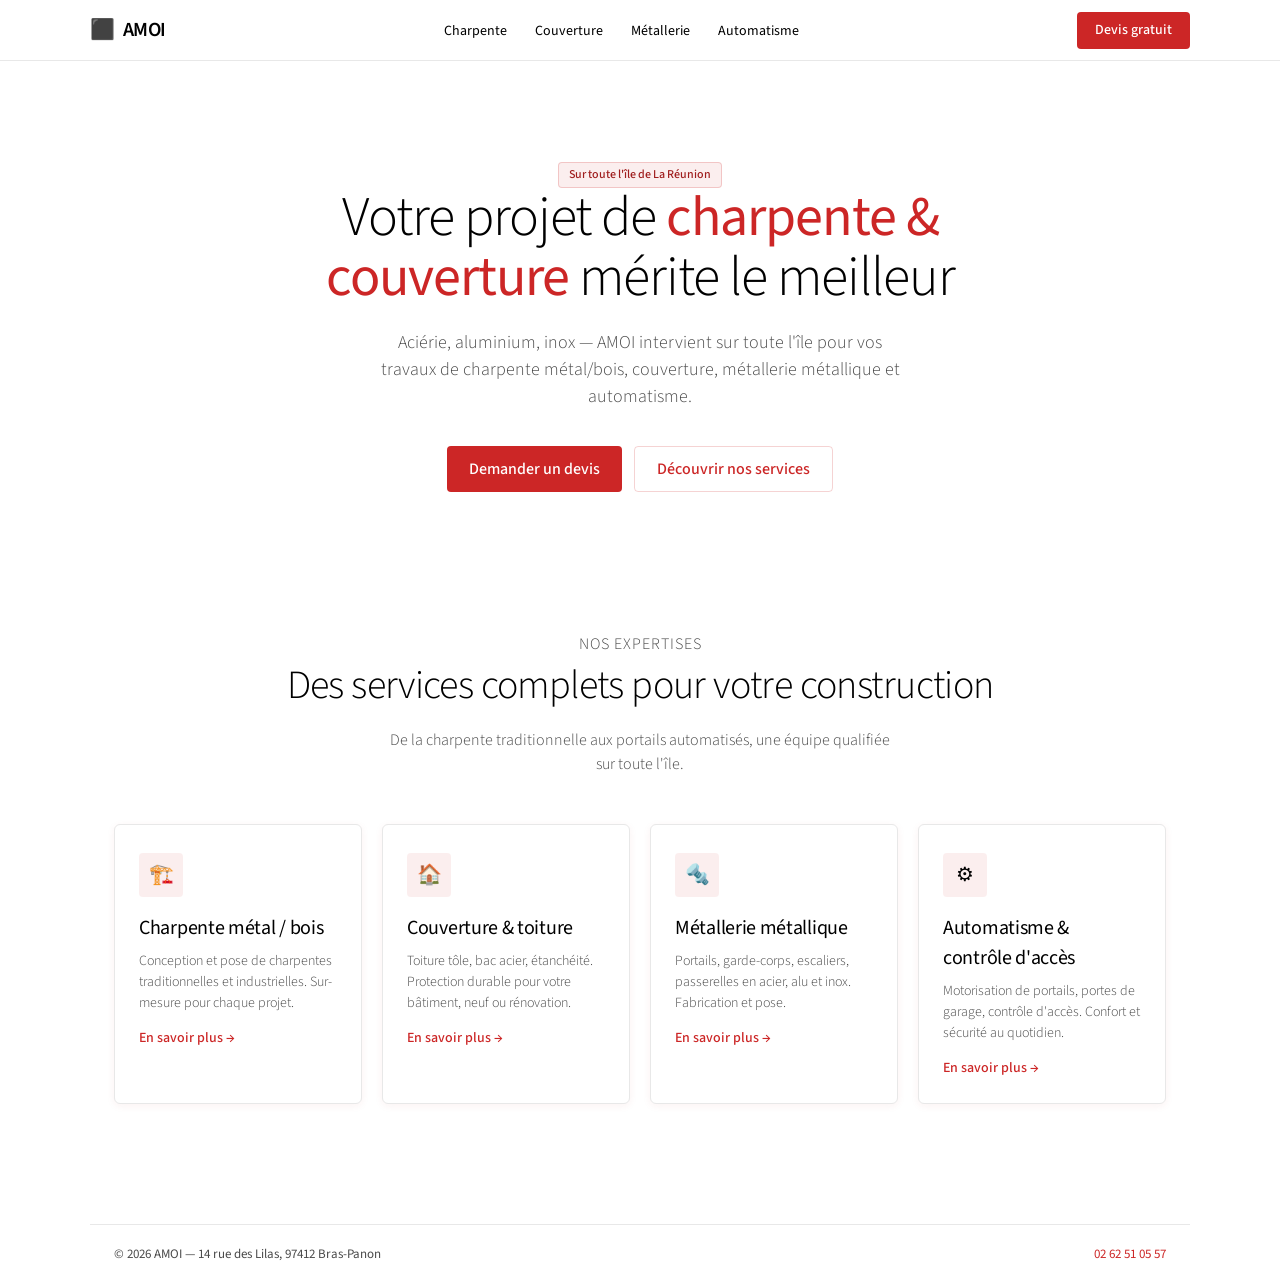
<file: preview-stripe.html>
<!DOCTYPE html>
<html lang="fr">
<head>
  <meta charset="UTF-8">
  <meta name="viewport" content="width=device-width, initial-scale=1.0">
  <title>AMOI — Aciérie | Aluminium | Inox — Preview Design</title>
  <link href="https://fonts.googleapis.com/css2?family=Source+Sans+3:wght@300;400;500;600&display=swap" rel="stylesheet">
  <style>
    /* === DESIGN SYSTEM — Stripe adapté AMOI === */
    :root {
      --red: #CC2626;
      --red-dark: #A01E1E;
      --red-light: #E85555;
      --red-ghost: rgba(204,38,38,0.08);
      --heading: #000000;
      --body: #4a4a4a;
      --label: #1a1a1a;
      --border: #e8e8e8;
      --border-red: rgba(204,38,38,0.2);
      --bg: #ffffff;
      --bg-alt: #fafafa;
      --shadow-sm: rgba(180,30,30,0.06) 0px 2px 8px;
      --shadow-md: rgba(180,30,30,0.08) 0px 15px 35px, rgba(0,0,0,0.04) 0px 8px 18px;
      --shadow-lg: rgba(180,30,30,0.12) 0px 30px 50px -30px, rgba(0,0,0,0.08) 0px 18px 36px -18px;
      --radius: 6px;
      --radius-sm: 4px;
      --radius-lg: 8px;
    }

    *, *::before, *::after { box-sizing: border-box; margin: 0; padding: 0; }

    body {
      font-family: 'Source Sans 3', system-ui, -apple-system, sans-serif;
      color: var(--heading);
      background: var(--bg);
      -webkit-font-smoothing: antialiased;
      line-height: 1.5;
    }

    /* === NAVIGATION === */
    nav {
      position: sticky;
      top: 0;
      z-index: 100;
      background: rgba(255,255,255,0.88);
      backdrop-filter: blur(12px);
      border-bottom: 1px solid var(--border);
      padding: 0 24px;
    }
    .nav-inner {
      max-width: 1100px;
      margin: 0 auto;
      display: flex;
      align-items: center;
      justify-content: space-between;
      height: 60px;
    }
    .nav-brand {
      font-size: 20px;
      font-weight: 600;
      color: var(--heading);
      letter-spacing: -0.4px;
      display: flex;
      align-items: center;
      gap: 8px;
    }
    .nav-brand span { color: var(--red); }
    .nav-links {
      display: flex;
      gap: 28px;
      align-items: center;
      list-style: none;
    }
    .nav-links a {
      font-size: 14px;
      font-weight: 400;
      color: var(--heading);
      text-decoration: none;
      transition: color 0.15s;
    }
    .nav-links a:hover { color: var(--red); }
    .nav-cta {
      background: var(--red);
      color: #fff !important;
      padding: 8px 18px;
      border-radius: var(--radius-sm);
      font-weight: 500;
      font-size: 14px;
      transition: background 0.15s;
      text-decoration: none;
    }
    .nav-cta:hover { background: var(--red-dark); }

    /* === HERO === */
    .hero {
      max-width: 1100px;
      margin: 0 auto;
      padding: 100px 24px 80px;
      text-align: center;
    }
    .hero h1 {
      font-family: 'Source Sans 3', sans-serif;
      font-size: clamp(36px, 5vw, 56px);
      font-weight: 300;
      line-height: 1.08;
      letter-spacing: -1px;
      color: var(--heading);
      max-width: 680px;
      margin: 0 auto 20px;
    }
    .hero h1 span { color: var(--red); font-weight: 400; }
    .hero-subtitle {
      font-size: 18px;
      font-weight: 300;
      color: var(--body);
      max-width: 520px;
      margin: 0 auto 36px;
      line-height: 1.5;
    }
    .hero-actions {
      display: flex;
      gap: 12px;
      justify-content: center;
      flex-wrap: wrap;
    }
    .btn {
      display: inline-flex;
      align-items: center;
      padding: 10px 22px;
      font-family: 'Source Sans 3', sans-serif;
      font-size: 16px;
      font-weight: 500;
      border-radius: var(--radius-sm);
      text-decoration: none;
      cursor: pointer;
      transition: all 0.15s;
      border: none;
    }
    .btn-primary {
      background: var(--red);
      color: #fff;
    }
    .btn-primary:hover { background: var(--red-dark); }
    .btn-ghost {
      background: transparent;
      color: var(--red);
      border: 1px solid var(--border-red);
    }
    .btn-ghost:hover { background: var(--red-ghost); }

    /* === SECTION TITLES === */
    .section {
      max-width: 1100px;
      margin: 0 auto;
      padding: 60px 24px;
    }
    .section-header {
      text-align: center;
      margin-bottom: 48px;
    }
    .section-label {
      font-size: 13px;
      font-weight: 500;
      color: var(--red);
      text-transform: uppercase;
      letter-spacing: 1px;
      margin-bottom: 8px;
    }
    .section-header h2 {
      font-size: clamp(28px, 4vw, 40px);
      font-weight: 300;
      letter-spacing: -0.6px;
      color: var(--heading);
      margin-bottom: 12px;
    }
    .section-header p {
      font-size: 16px;
      font-weight: 300;
      color: var(--body);
      max-width: 500px;
      margin: 0 auto;
    }

    /* === SERVICE CARDS === */
    .cards-grid {
      display: grid;
      grid-template-columns: repeat(auto-fit, minmax(240px, 1fr));
      gap: 20px;
    }
    .card {
      background: var(--bg);
      border: 1px solid var(--border);
      border-radius: var(--radius);
      padding: 28px 24px 24px;
      transition: all 0.2s;
      box-shadow: var(--shadow-sm);
    }
    .card:hover {
      box-shadow: var(--shadow-md);
      border-color: var(--border-red);
      transform: translateY(-2px);
    }
    .card-icon {
      width: 44px;
      height: 44px;
      border-radius: var(--radius-sm);
      background: var(--red-ghost);
      display: flex;
      align-items: center;
      justify-content: center;
      margin-bottom: 16px;
      font-size: 20px;
    }
    .card h4 {
      font-size: 20px;
      font-weight: 400;
      letter-spacing: -0.3px;
      color: var(--heading);
      margin-bottom: 8px;
    }
    .card p {
      font-size: 14px;
      font-weight: 300;
      color: var(--body);
      line-height: 1.5;
    }
    .card-link {
      display: inline-block;
      margin-top: 14px;
      font-size: 14px;
      font-weight: 500;
      color: var(--red);
      text-decoration: none;
    }
    .card-link:hover { text-decoration: underline; }

    /* === BADGE === */
    .badge {
      display: inline-flex;
      align-items: center;
      padding: 3px 10px;
      background: var(--red-ghost);
      color: var(--red-dark);
      border: 1px solid var(--border-red);
      border-radius: var(--radius-sm);
      font-size: 12px;
      font-weight: 500;
    }

    /* === FOOTER === */
    .footer-bar {
      max-width: 1100px;
      margin: 60px auto 0;
      padding: 20px 24px;
      border-top: 1px solid var(--border);
      display: flex;
      justify-content: space-between;
      align-items: center;
      flex-wrap: wrap;
      gap: 12px;
      font-size: 13px;
      color: var(--body);
    }

    /* === MOBILE === */
    @media (max-width: 640px) {
      .nav-links { display: none; }
      .hero { padding: 60px 20px 48px; }
      .hero h1 { font-size: 32px; letter-spacing: -0.6px; }
      .cards-grid { grid-template-columns: 1fr; }
      .section { padding: 40px 20px; }
    }
  </style>
</head>
<body>

<!-- NAV -->
<nav>
  <div class="nav-inner">
    <div class="nav-brand"><span>⬛</span> AMOI</div>
    <ul class="nav-links">
      <li><a href="#">Charpente</a></li>
      <li><a href="#">Couverture</a></li>
      <li><a href="#">Métallerie</a></li>
      <li><a href="#">Automatisme</a></li>
    </ul>
    <a href="#" class="nav-cta">Devis gratuit</a>
  </div>
</nav>

<!-- HERO -->
<section class="hero">
  <span class="badge">Sur toute l'île de La Réunion</span>
  <h1>Votre projet de <span>charpente & couverture</span> mérite le meilleur</h1>
  <p class="hero-subtitle">
    Aciérie, aluminium, inox — AMOI intervient sur toute l'île pour vos travaux de charpente métal/bois, couverture, métallerie métallique et automatisme.
  </p>
  <div class="hero-actions">
    <a href="#" class="btn btn-primary">Demander un devis</a>
    <a href="#" class="btn btn-ghost">Découvrir nos services</a>
  </div>
</section>

<!-- SERVICES -->
<section class="section">
  <div class="section-header">
    <p class="section-label">Nos expertises</p>
    <h2>Des services complets pour votre construction</h2>
    <p>De la charpente traditionnelle aux portails automatisés, une équipe qualifiée sur toute l'île.</p>
  </div>

  <div class="cards-grid">
    <div class="card">
      <div class="card-icon">🏗️</div>
      <h4>Charpente métal / bois</h4>
      <p>Conception et pose de charpentes traditionnelles et industrielles. Sur-mesure pour chaque projet.</p>
      <a href="#" class="card-link">En savoir plus →</a>
    </div>
    <div class="card">
      <div class="card-icon">🏠</div>
      <h4>Couverture & toiture</h4>
      <p>Toiture tôle, bac acier, étanchéité. Protection durable pour votre bâtiment, neuf ou rénovation.</p>
      <a href="#" class="card-link">En savoir plus →</a>
    </div>
    <div class="card">
      <div class="card-icon">🔩</div>
      <h4>Métallerie métallique</h4>
      <p>Portails, garde-corps, escaliers, passerelles en acier, alu et inox. Fabrication et pose.</p>
      <a href="#" class="card-link">En savoir plus →</a>
    </div>
    <div class="card">
      <div class="card-icon">⚙️</div>
      <h4>Automatisme & contrôle d'accès</h4>
      <p>Motorisation de portails, portes de garage, contrôle d'accès. Confort et sécurité au quotidien.</p>
      <a href="#" class="card-link">En savoir plus →</a>
    </div>
  </div>
</section>

<!-- FOOTER -->
<div class="footer-bar">
  <span>© 2026 AMOI — 14 rue des Lilas, 97412 Bras-Panon</span>
  <span><a href="tel:+262262510557" style="color:var(--red);text-decoration:none;">02 62 51 05 57</a></span>
</div>

</body>
</html>
</file>
<file: css/style.css>
:root {
      --red: #CC2626;
      --red-dark: #A01E1E;
      --red-glow: rgba(204,38,38,0.12);
      --red-ghost: rgba(204,38,38,0.06);
      --heading: #000;
      --body: #555;
      --light: #888;
      --border: #eee;
      --bg: #fff;
      --bg-alt: #fafafa;
    }

    *, *::before, *::after { box-sizing: border-box; margin: 0; padding: 0; }
    html { scroll-behavior: smooth; }

    body {
      font-family: 'Inter', system-ui, -apple-system, sans-serif;
      color: var(--heading);
      background: var(--bg);
      -webkit-font-smoothing: antialiased;
      line-height: 1.6;
    }

    @keyframes fadeUp {
      from { opacity: 0; transform: translateY(30px); }
      to { opacity: 1; transform: translateY(0); }
    }
    @keyframes pulse {
      0%, 100% { box-shadow: 0 0 0 0 var(--red-glow); }
      50% { box-shadow: 0 0 0 12px transparent; }
    }
    .reveal {
      opacity: 0; transform: translateY(30px);
      transition: opacity 0.6s ease, transform 0.6s ease;
    }
    .reveal.visible { opacity: 1; transform: translateY(0); }

    /* === NAV === */
    nav {
      position: sticky; top: 0; z-index: 100;
      background: rgba(255,255,255,0.94);
      backdrop-filter: blur(16px);
      border-bottom: 1px solid var(--border);
    }
    .nav-inner {
      max-width: 1200px; margin: 0 auto;
      display: flex; align-items: center; justify-content: space-between;
      padding: 0 28px; height: 68px;
    }
    nav { overflow: visible !important; }
    .nav-inner { overflow: visible !important; }
    .nav-logo { display: flex; align-items: center; text-decoration: none; overflow: visible !important; }
    .nav-logo img { max-height: 55px; height: auto; width: auto; display: block; }
    .nav-links { display: flex; gap: 28px; align-items: center; list-style: none; }
    .nav-links a {
      font-size: 14px; font-weight: 500; color: var(--heading);
      text-decoration: none; letter-spacing: -0.2px; transition: color 0.2s;
      position: relative;
    }
    .nav-links a::after {
      content: ''; position: absolute; bottom: -4px; left: 0;
      width: 0; height: 2px; background: var(--red); transition: width 0.3s;
    }
    .nav-links a:hover { color: var(--red); }
    .nav-links a:hover::after { width: 100%; }
    .nav-cta {
      background: var(--red); color: #fff;
      padding: 10px 24px; border-radius: 40px;
      font-weight: 600; font-size: 14px; letter-spacing: -0.2px;
      text-decoration: none; transition: all 0.25s;
      box-shadow: 0 4px 16px var(--red-glow);
    }
    .nav-cta:hover {
      background: var(--red-dark); transform: translateY(-1px);
      box-shadow: 0 6px 24px rgba(160,30,30,0.25);
    }

    /* === HERO === */
    .hero {
      position: relative;
      min-height: 500px;
      display: flex; align-items: center;
      padding: 60px 28px;
      overflow: hidden;
    }
    .hero-bg {
      position: absolute; inset: 0; z-index: 0;
      background: url('images/hero-charpente.webp') center/cover no-repeat;
      filter: brightness(0.35);
    }
    .hero-inner {
      max-width: 1200px; margin: 0 auto; width: 100%;
      position: relative; z-index: 1;
      color: #fff;
      animation: fadeUp 0.8s ease;
    }
    .hero-badge {
      display: inline-flex; align-items: center; gap: 6px;
      padding: 6px 14px;
      background: rgba(255,255,255,0.12);
      border: 1px solid rgba(255,255,255,0.2);
      border-radius: 20px;
      font-size: 12px; font-weight: 600; letter-spacing: 0.5px;
      text-transform: uppercase; margin-bottom: 24px;
      backdrop-filter: blur(4px);
    }
    .hero-badge::before {
      content: ''; width: 6px; height: 6px;
      background: var(--red); border-radius: 50%;
      animation: pulse 2s infinite;
    }
    .hero h1 {
      font-size: clamp(34px, 5vw, 58px);
      font-weight: 800; line-height: 1.05;
      letter-spacing: -1.5px; margin-bottom: 18px; max-width: 640px;
    }
    .hero h1 .accent { color: #fff; position: relative; }
    .hero h1 .accent::after {
      content: ''; position: absolute; bottom: 2px; left: 0; right: 0;
      height: 8px; background: rgba(204,38,38,0.5); border-radius: 4px; z-index: -1;
    }
    .hero p {
      font-size: 17px; font-weight: 400; color: rgba(255,255,255,0.8);
      line-height: 1.6; margin-bottom: 28px; max-width: 480px;
    }
    .hero-actions { display: flex; gap: 12px; flex-wrap: wrap; }
    .btn {
      display: inline-flex; align-items: center;
      padding: 14px 28px; font-family: 'Inter', sans-serif;
      font-size: 15px; font-weight: 600; border-radius: 40px;
      text-decoration: none; letter-spacing: -0.3px;
      cursor: pointer; transition: all 0.25s; border: none;
    }
    .btn-primary {
      background: var(--red); color: #fff;
      box-shadow: 0 4px 20px rgba(0,0,0,0.3);
    }
    .btn-primary:hover {
      background: var(--red-dark); transform: translateY(-2px);
      box-shadow: 0 8px 30px rgba(0,0,0,0.4);
    }
    .btn-ghost {
      background: transparent; color: #fff;
      border: 1.5px solid rgba(255,255,255,0.3);
    }
    .btn-ghost:hover { background: rgba(255,255,255,0.1); border-color: #fff; }

    /* === SECTION === */
    .section {
      max-width: 1200px; margin: 0 auto; padding: 80px 28px;
    }
    .section-header {
      text-align: center; margin-bottom: 48px;
    }
    .section-label {
      font-size: 12px; font-weight: 600; color: var(--red-dark);
      text-transform: uppercase; letter-spacing: 1.5px; margin-bottom: 10px;
    }
    .section-header h2 {
      font-size: clamp(30px, 4vw, 44px);
      font-weight: 800; letter-spacing: -1.2px; line-height: 1.1;
    }
    .section-header p {
      font-size: 15px; color: var(--light); max-width: 500px;
      margin: 10px auto 0;
    }

    /* === PHOTO CARDS === */
    .photo-grid {
      display: grid;
      grid-template-columns: repeat(auto-fit, minmax(280px, 1fr));
      gap: 20px;
    }
    .photo-card {
      position: relative;
      border-radius: 14px; overflow: hidden;
      background: var(--bg);
      border: 1px solid var(--border);
      transition: all 0.3s cubic-bezier(0.25, 0.46, 0.45, 0.94);
      cursor: pointer;
    }
    .photo-card:hover {
      transform: translateY(-6px);
      box-shadow: 0 20px 50px rgba(0,0,0,0.12);
      border-color: rgba(204,38,38,0.2);
    }
    .photo-card-img {
      width: 100%; height: 220px;
      object-fit: cover; display: block;
      transition: transform 0.4s ease;
    }
    .photo-card:hover .photo-card-img { transform: scale(1.04); }
    .photo-card-body {
      padding: 20px;
    }
    .photo-card h4 {
      font-size: 18px; font-weight: 700;
      letter-spacing: -0.3px; margin-bottom: 6px;
    }
    .photo-card p {
      font-size: 13px; color: var(--body); line-height: 1.5;
    }
    .photo-card .tag {
      display: inline-block;
      padding: 3px 10px; margin-top: 10px;
      background: var(--red-ghost); color: var(--red-dark);
      border-radius: 12px; font-size: 11px; font-weight: 600;
    }

    /* === BADGES === */
    .badges-row {
      display: flex; justify-content: center; gap: 32px;
      flex-wrap: wrap; margin-top: 48px;
    }
    .badge-item {
      text-align: center;
    }
    .badge-item img {
      width: 72px; height: 72px; border-radius: 50%;
      background: var(--bg-alt); padding: 12px;
      transition: transform 0.2s;
    }
    .badge-item img:hover { transform: scale(1.1); }
    .badge-item span {
      display: block; margin-top: 8px;
      font-size: 12px; font-weight: 600; color: var(--light);
      text-transform: uppercase; letter-spacing: 0.5px;
    }

    /* === NUMBERS === */
    .banner {
      background: #0a0a0a; color: #fff; padding: 60px 28px;
    }
    .banner-inner {
      max-width: 1000px; margin: 0 auto;
      display: grid;
      grid-template-columns: repeat(auto-fit, minmax(140px, 1fr));
      gap: 28px; text-align: center;
    }
    .banner-stat .num {
      font-size: clamp(36px, 5vw, 50px);
      font-weight: 800; letter-spacing: -2px;
      color: var(--red); display: block; line-height: 1;
    }
    .banner-stat .num span { font-size: 28px; }
    .banner-stat .lab {
      font-size: 12px; font-weight: 500;
      color: rgba(255,255,255,0.5);
      text-transform: uppercase; letter-spacing: 1px;
      margin-top: 6px; display: block;
    }

    /* === CTA === */
    .cta-section {
      max-width: 1200px; margin: 0 auto; padding: 80px 28px; text-align: center;
    }
    .cta-box {
      background: linear-gradient(135deg, var(--red), var(--red-dark));
      border-radius: 20px; padding: 56px 32px; color: #fff;
      position: relative; overflow: hidden;
    }
    .cta-box::before {
      content: ''; position: absolute; top: -50%; left: -50%;
      width: 200%; height: 200%;
      background: radial-gradient(circle, rgba(255,255,255,0.08) 0%, transparent 60%);
      animation: pulse 4s infinite;
    }
    .cta-box h2 {
      font-size: clamp(26px, 3.5vw, 38px);
      font-weight: 800; letter-spacing: -1px; margin-bottom: 12px;
      position: relative;
    }
    .cta-box p {
      font-size: 16px; opacity: 0.9; margin-bottom: 24px; position: relative;
    }
    .btn-white {
      background: #fff; color: var(--red);
      padding: 14px 32px; border-radius: 40px;
      font-weight: 700; font-size: 15px;
      font-family: 'Inter', sans-serif;
      text-decoration: none; letter-spacing: -0.3px;
      display: inline-flex; align-items: center; gap: 8px;
      transition: all 0.25s; position: relative;
    }
    .btn-white:hover { transform: translateY(-2px); box-shadow: 0 8px 30px rgba(0,0,0,0.2); }

    /* === PARTNERS === */
    .partners-row {
      display: flex; justify-content: center; align-items: center;
      gap: 36px; flex-wrap: wrap; padding: 40px 0;
    }
    .partners-row img { height: 40px; width: auto; opacity: 0.6; transition: opacity 0.2s; }
    .partners-row img:hover { opacity: 1; }

    /* === FOOTER === */
    footer {
      max-width: 1200px; margin: 0 auto;
      padding: 28px; border-top: 1px solid var(--border);
      display: flex; justify-content: space-between; align-items: center;
      flex-wrap: wrap; gap: 12px;
      font-size: 13px; color: var(--light);
    }
    footer a { color: var(--red); text-decoration: none; }

    /* === RESPONSIVE === */
    @media (max-width: 768px) {
      .nav-links { display: none; }
      .hero { min-height: 380px; padding: 48px 20px; }
      .hero h1 { font-size: 30px; letter-spacing: -0.8px; }
      .photo-grid { grid-template-columns: 1fr; }
      .section { padding: 48px 20px; }
      .banner-inner { grid-template-columns: 1fr 1fr; }
      footer { flex-direction: column; text-align: center; }
    }
</file>
